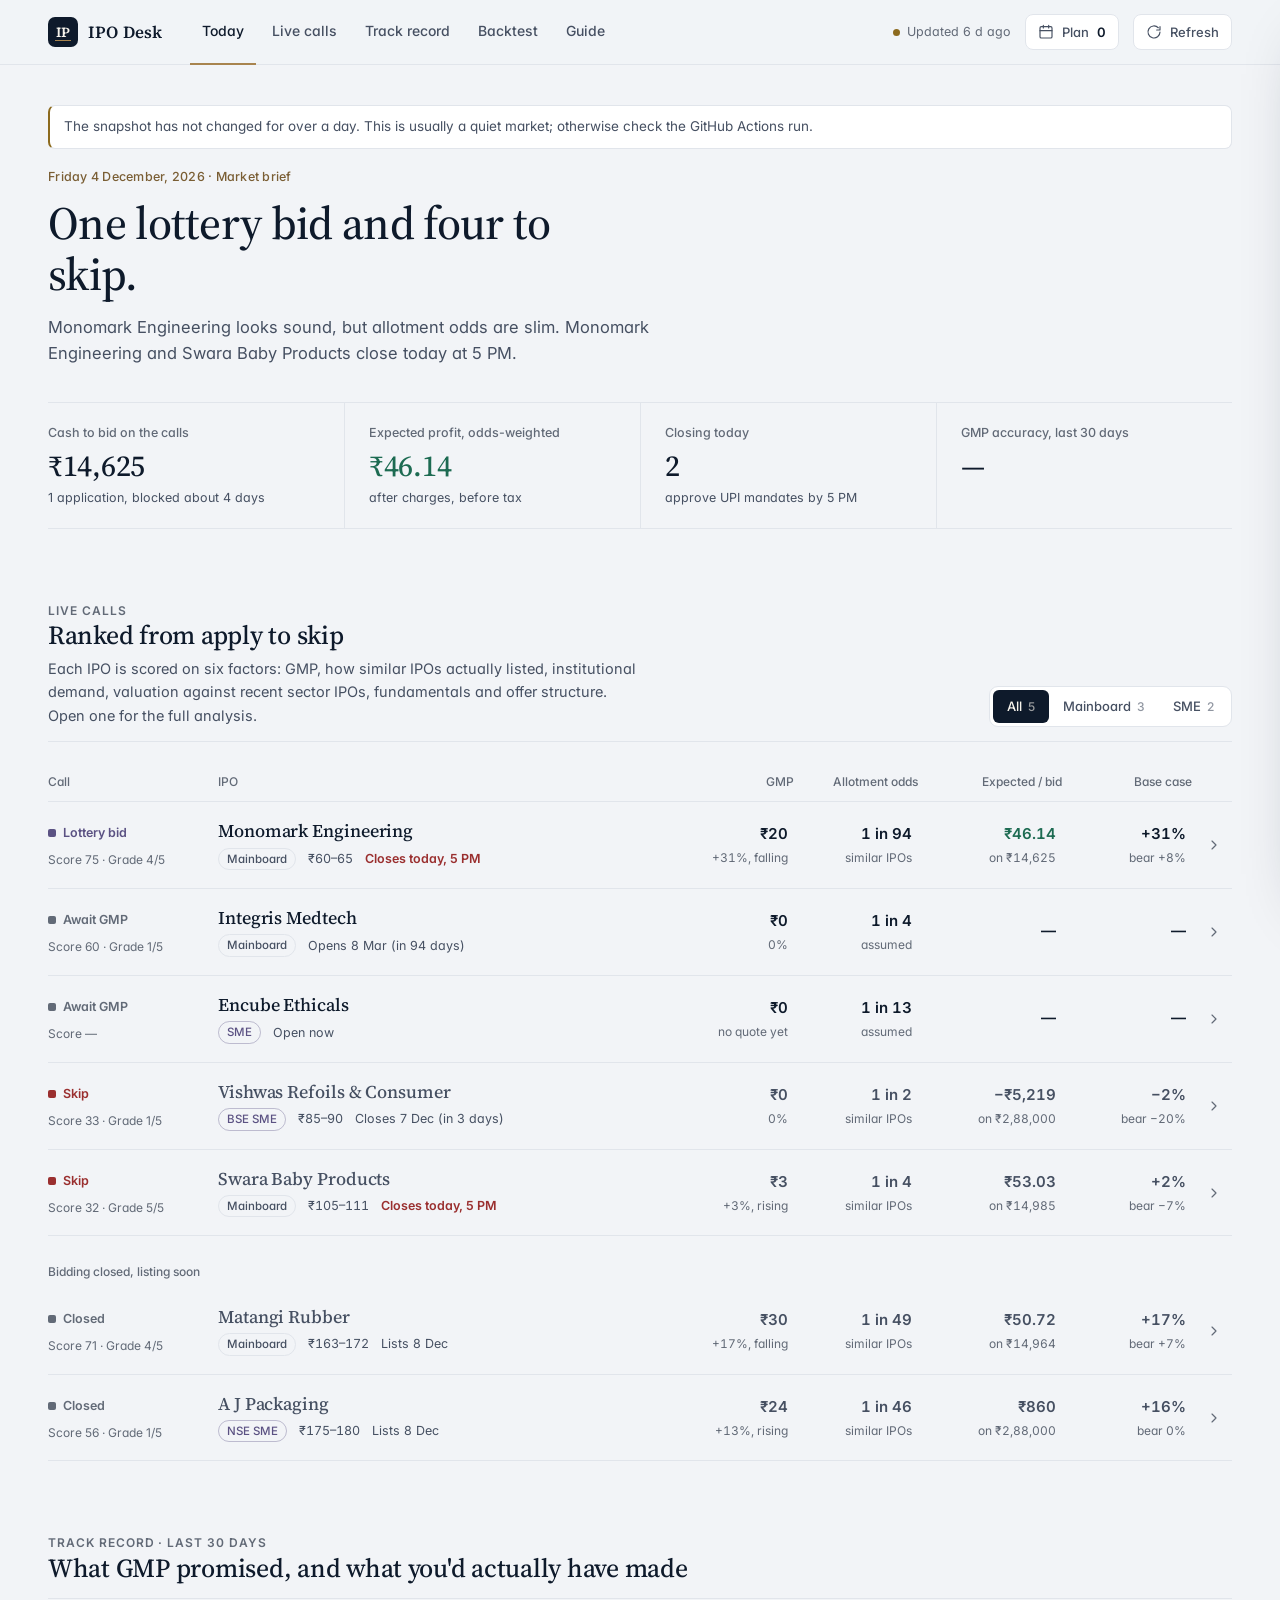
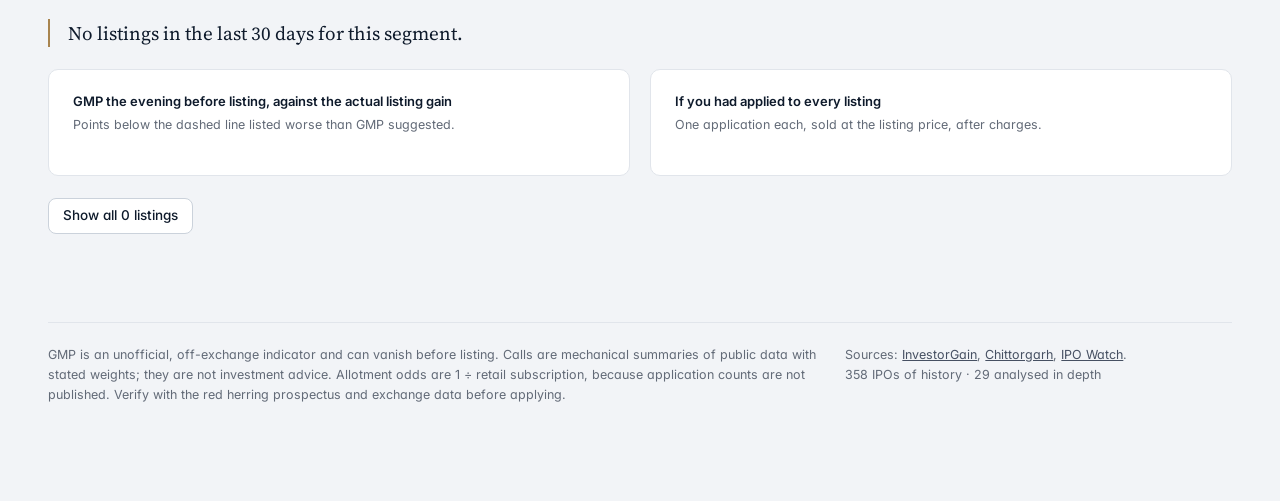
<file: index.html>
<!doctype html>
<html lang="en">
<head>
<meta charset="utf-8">
<meta name="viewport" content="width=device-width,initial-scale=1">
<title>IPO Desk · Today</title>
<meta name="description" content="Apply or skip calls for Indian mainboard and SME IPOs, with realistic allotment odds, valuation against precedents, and a 30-day track record of GMP against actual listings.">
<link rel="preconnect" href="https://fonts.googleapis.com">
<link rel="preconnect" href="https://fonts.gstatic.com" crossorigin>
<link href="https://fonts.googleapis.com/css2?family=Source+Serif+4:opsz,wght@8..60,400;8..60,500;8..60,600&family=Inter:wght@400;500;600&display=swap" rel="stylesheet">
<link rel="stylesheet" href="ui.css">
<style>
/* page-specific: ranked call list */
.row,.row-h{display:grid;grid-template-columns:150px minmax(0,1fr) 112px 104px 124px 110px 20px;gap:20px;align-items:center}
.row-h{padding:10px 0;font-size:12px;font-weight:500;color:var(--ink-3);border-bottom:1px solid var(--line)}
.row-h span:nth-child(n+3){text-align:right}
.row{padding:18px 6px 18px 0;border:0;border-bottom:1px solid var(--line);cursor:pointer;transition:background .15s var(--ease);width:100%;background:none;text-align:left}
.row:hover{background:var(--surface-2)}
.row .v{text-align:right}
.row .v b{display:block;font-weight:600;font-size:15px}
.row .v small{display:block;color:var(--ink-3);font-size:12px;margin-top:2px}
.row .name{font:500 18px/1.25 var(--serif);letter-spacing:-.005em}
.row .meta{display:flex;flex-wrap:wrap;gap:6px 12px;align-items:center;margin-top:5px;font-size:12.5px;color:var(--ink-2)}
.row .meta .hot{color:var(--bad);font-weight:600}
.row .score{font-size:12px;color:var(--ink-3);margin-top:6px}
.row .chev{color:var(--ink-3)}
.row.dim .name,.row.dim .v b{color:var(--ink-2)}
@media (max-width:900px){
  .row-h{display:none}
  .row{grid-template-columns:1fr 1fr;gap:10px 16px;padding:16px 0}
  .row>:nth-child(1),.row>:nth-child(2){grid-column:1/-1}
  .row .v{text-align:left}
  .row .chev{display:none}
}
.group-label{font-size:12px;font-weight:500;color:var(--ink-3);padding:26px 0 6px}
.dmeta{display:flex;flex-wrap:wrap;gap:6px 12px;margin-top:8px;font-size:12.5px;color:var(--ink-2)}

/* drawer content */
.d-figs{display:grid;grid-template-columns:1fr 1fr;border:1px solid var(--line);border-radius:var(--r);margin:18px 0}
.d-figs>div{padding:14px 16px}
.d-figs>div:nth-child(odd){border-right:1px solid var(--line)}
.d-figs>div:nth-child(n+3){border-top:1px solid var(--line)}
.d-figs .l{font-size:12px;color:var(--ink-3)}
.d-figs .v{font:500 22px/1.2 var(--serif);margin-top:2px}
.d-figs .h{font-size:12px;color:var(--ink-2)}
.d-sec{margin-top:26px}
.d-sec h4{font-size:12px;font-weight:600;color:var(--ink-3);margin:0 0 10px;letter-spacing:.06em;text-transform:uppercase}
.rec{font:400 17px/1.55 var(--serif);color:var(--ink);margin:4px 0 0}
.range{position:relative;height:40px;margin:4px 8px 0}
.range .track{position:absolute;left:0;right:0;top:19px;height:2px;background:var(--line)}
.range .span{position:absolute;top:18px;height:4px;border-radius:2px;background:var(--gold)}
.range .zero{position:absolute;top:10px;width:1px;height:22px;background:var(--ink-3)}
.range .pt{position:absolute;top:12px;width:16px;height:16px;margin-left:-8px;border-radius:50%;background:var(--surface);border:2px solid var(--ink)}
.range .pt.base{background:var(--ink)}
.range-l{display:grid;grid-template-columns:repeat(3,1fr);font-size:12.5px;margin-top:4px;color:var(--ink-3)}
.range-l div:nth-child(2){text-align:center}.range-l div:nth-child(3){text-align:right}
.range-l b{display:block;font-size:15px;color:var(--ink)}
.range-l b.pos{color:var(--good)}.range-l b.neg{color:var(--bad)}
.why{list-style:none;padding:0;margin:0;display:grid;gap:10px;font-size:14px}
.why li{display:grid;grid-template-columns:20px 1fr;gap:8px}
.why .p{color:var(--good)}.why .m{color:var(--bad)}
.fac{display:grid;grid-template-columns:120px 1fr 34px;gap:4px 12px;align-items:center;font-size:13px;padding:9px 0;border-bottom:1px solid var(--line)}
.fac:last-child{border-bottom:0}
.fac .note{grid-column:2/-1;color:var(--ink-3);font-size:12px}
.fac .w{color:var(--ink-3);font-size:12px;text-align:right}
.rgrade{display:grid;grid-template-columns:auto 1fr auto;gap:16px;align-items:center;padding:14px 16px;border:1px solid var(--line);border-radius:var(--r);margin-bottom:10px}
.rgrade .gnum{font:500 40px/1 var(--serif)}.rgrade .gnum span{font-size:18px;color:var(--ink-3)}
.rgrade .glabel{font:500 16px var(--serif)}
.rgrade .lt{text-align:right;max-width:200px}.rgrade .lt b{font:600 16px var(--sans);display:block}
.rgrade .lt.pos b{color:var(--good)}.rgrade .lt.neg b{color:var(--bad)}
@media (max-width:520px){.rgrade{grid-template-columns:auto 1fr}.rgrade .lt{grid-column:1/-1;text-align:left;max-width:none}}
.vbox{margin-top:12px;padding:12px 14px;background:var(--surface-2);border-radius:var(--r-sm)}
.vlabel{font-size:14px}.vlabel b{font-weight:600}
.mults{display:grid;grid-template-columns:repeat(auto-fit,minmax(90px,1fr));gap:10px;margin-top:10px}
.mults div{display:flex;flex-direction:column;font-size:12px}.mults b{font:500 18px var(--serif);color:var(--ink)}.mults small{color:var(--ink-3)}
.d-actions{display:flex;gap:10px;flex-wrap:wrap;margin-top:28px;padding-top:18px;border-top:1px solid var(--line)}

/* record section */
.compare{display:grid;gap:18px}
.compare .seg-row{display:grid;grid-template-columns:1.1fr 1fr 1fr;gap:16px;align-items:end;padding-bottom:16px;border-bottom:1px solid var(--line)}
.compare .l{font-size:12px;color:var(--ink-3)}
.compare .v{font:500 26px/1.15 var(--serif)}
.compare .sname{font:500 16px var(--serif)}
details.more>summary{list-style:none;cursor:pointer;display:inline-flex}
details.more>summary::-webkit-details-marker{display:none}
details.more[open]>summary .lbl-open{display:none}
details.more:not([open])>summary .lbl-close{display:none}
.spark{display:block}
.empty{padding:40px 0;text-align:center;color:var(--ink-3)}
.banner{border:1px solid var(--line);border-left:2px solid var(--warn);background:var(--surface);padding:10px 14px;border-radius:var(--r-sm);font-size:13.5px;color:var(--ink-2);margin-bottom:18px}
</style>
</head>
<body>
<header class="appbar"><div class="in">
  <a class="brand" href="./" aria-label="IPO Desk home"><span class="mark" aria-hidden="true">IP</span><b>IPO Desk</b></a>
  <nav class="nav" aria-label="Sections">
    <a href="#today" data-nav="today" class="on">Today</a>
    <a href="#calls" data-nav="calls">Live calls</a>
    <a href="#record" data-nav="record">Track record</a>
    <a href="backtest.html">Backtest</a><a href="guide.html">Guide</a>
  </nav>
  <div class="bar-end">
    <div class="status" title="Data freshness"><span class="dot" id="liveDot"></span><span class="t" id="liveTxt">Loading</span></div>
    <button class="plan-pill" id="planBtn" type="button" aria-label="Open my plan"><svg class="i" viewBox="0 0 24 24"><rect x="3" y="4" width="18" height="17" rx="2"/><path d="M8 2v4M16 2v4M3 10h18"/></svg>Plan <b id="planN">0</b></button>
    <button class="plan-pill" id="refreshBtn" type="button" title="Fetch the latest GMP and subscription now"><svg class="i" viewBox="0 0 24 24"><path d="M21 12a9 9 0 1 1-2.6-6.4"/><path d="M21 4v5h-5"/></svg>Refresh</button>
  </div>
</div></header>

<main class="page">
  <div id="banner"></div>

  <section id="today" aria-labelledby="headline">
    <div class="eyebrow" id="dateline">&nbsp;</div>
    <h1 class="display" id="headline">Reading today's book&hellip;</h1>
    <p class="lede" id="lede"></p>
    <div class="figures" id="figures"></div>
  </section>

  <section class="section" id="calls" aria-labelledby="callsH">
    <div class="section-head">
      <div><div class="kicker">Live calls</div><h2 class="sec" id="callsH">Ranked from apply to skip</h2>
        <p>Each IPO is scored on six factors: GMP, how similar IPOs actually listed, institutional demand, valuation against recent sector IPOs, fundamentals and offer structure. Open one for the full analysis.</p></div>
      <div class="seg" id="seg" role="group" aria-label="Segment"></div>
    </div>
    <div class="row-h" aria-hidden="true"><span>Call</span><span>IPO</span><span>GMP</span><span>Allotment odds</span><span>Expected / bid</span><span>Base case</span><span></span></div>
    <div id="list"></div>
  </section>

  <section class="section" id="record" aria-labelledby="recordH">
    <div class="section-head">
      <div><div class="kicker">Track record · last 30 days</div><h2 class="sec" id="recordH">What GMP promised, and what you'd actually have made</h2></div>
      <span class="muted" id="recordN" style="font-size:13px"></span>
    </div>
    <p class="answer" id="recordAnswer"></p>
    <div class="grid-2">
      <div class="surface pad"><h3 class="sub">GMP the evening before listing, against the actual listing gain</h3><p class="note" style="margin:4px 0 14px">Points below the dashed line listed worse than GMP suggested.</p><div id="scatter"></div></div>
      <div class="surface pad"><h3 class="sub">If you had applied to every listing</h3><p class="note" style="margin:4px 0 18px">One application each, sold at the listing price, after charges.</p><div class="compare" id="compare"></div></div>
    </div>
    <details class="more" style="margin-top:22px">
      <summary class="btn"><span class="lbl-open" id="allLbl">Show every listing</span><span class="lbl-close">Hide listings</span></summary>
      <div class="scroll-x" style="margin-top:14px"><table class="tbl" id="real"></table></div>
    </details>
  </section>

  <footer class="foot">
    <div>GMP is an unofficial, off-exchange indicator and can vanish before listing. Calls are mechanical summaries of public data with stated weights; they are not investment advice. Allotment odds are 1 &divide; retail subscription, because application counts are not published. Verify with the red herring prospectus and exchange data before applying.</div>
    <div>Sources: <a href="https://www.investorgain.com/report/ipo-gmp-live/331/" target="_blank" rel="noopener">InvestorGain</a>, <a href="https://www.chittorgarh.com/" target="_blank" rel="noopener">Chittorgarh</a>, <a href="https://ipowatch.in/ipo-grey-market-premium-latest-ipo-gmp/" target="_blank" rel="noopener">IPO Watch</a>.<br><span id="srcLine"></span></div>
  </footer>
</main>

<div id="layer">
  <div class="scrim" data-close></div>
  <aside class="drawer" role="dialog" aria-modal="true" aria-labelledby="dTitle" tabindex="-1">
    <div class="drawer-head"><div style="flex:1;min-width:0" id="dHead"></div>
      <button class="icon-btn" type="button" data-close aria-label="Close panel"><svg class="i" viewBox="0 0 24 24"><path d="M18 6 6 18M6 6l12 12"/></svg></button></div>
    <div class="drawer-body" id="dBody"></div>
  </aside>
</div>

<script src="backtest.js"></script>
<script src="decide.js"></script>
<script>
"use strict";
const B = window.Backtest, D = window.Decide;
const IST = "Asia/Kolkata", SNAP_EVERY = 5 * 60e3, LIVE_EVERY = 3 * 60e3, STALE_HOURS = 36;
const S = { snap: null, snapIpos: [], hist: {}, archive: [], recById: new Map(), rows: [], ins: {}, insByIg: new Map(), ipos: [], seg: "All",
  live: { ok: null, at: null, map: null }, plan: new Set(), open: null };
try { S.seg = localStorage.getItem("ipo-seg") || "All"; S.plan = new Set(JSON.parse(localStorage.getItem("ipo-plan") || "[]")); } catch (e) {}
const save = () => { try { localStorage.setItem("ipo-seg", S.seg); localStorage.setItem("ipo-plan", JSON.stringify([...S.plan])); } catch (e) {} };

/* ---------- formatting ---------- */
const $ = (id) => document.getElementById(id);
const esc = (s) => String(s ?? "").replace(/[&<>"']/g, (c) => ({ "&": "&amp;", "<": "&lt;", ">": "&gt;", '"': "&quot;", "'": "&#39;" }[c]));
const todayIST = () => new Intl.DateTimeFormat("en-CA", { timeZone: IST }).format(new Date());
const dnum = (iso) => Math.floor(Date.UTC(+iso.slice(0, 4), +iso.slice(5, 7) - 1, +iso.slice(8, 10)) / 864e5);
const dd = (iso) => iso ? new Date(iso + "T00:00:00Z").toLocaleDateString("en-IN", { day: "numeric", month: "short", timeZone: "UTC" }) : null;
const inr = (n) => n == null || isNaN(n) ? "—" : (n < 0 ? "−" : "") + "₹" + Math.abs(Number(n)).toLocaleString("en-IN", { maximumFractionDigits: Math.abs(n) < 100 && n % 1 ? 2 : 0 });
const lakh = (n) => n == null ? "—" : Math.abs(n) >= 1e5 ? (n < 0 ? "−" : "") + "₹" + (Math.abs(n) / 1e5).toFixed(2) + " L" : inr(n);
const pc = (n, d = 0) => n == null || isNaN(n) ? "—" : (n > 0 ? "+" : n < 0 ? "−" : "") + Math.abs(n).toFixed(d) + "%";
const pr = (x) => x == null ? "—" : Math.round(x * 100) + "%";
const sg = (n) => n > 0 ? "pos" : n < 0 ? "neg" : "";
const words = ["no", "one", "two", "three", "four", "five", "six", "seven", "eight", "nine"];
const w = (n) => n < 10 ? words[n] : String(n);
const cap = (s) => s.charAt(0).toUpperCase() + s.slice(1);
const ago = (ms) => { const m = Math.max(0, Math.round(ms / 60e3)); return m < 1 ? "just now" : m < 60 ? m + " min ago" : m < 2880 ? Math.round(m / 60) + " h ago" : Math.round(m / 1440) + " d ago"; };
const plain = (h) => new DOMParser().parseFromString(h || "", "text/html").body.textContent.replace(/\s+/g, " ").trim();
const num = (s) => { const m = String(s ?? "").match(/-?\d[\d,]*\.?\d*/); return m ? parseFloat(m[0].replace(/,/g, "")) : null; };
const safeUrl = (u) => { if (!u) return null; if (u.startsWith("/")) u = "https://ipowatch.in" + u; return /^https:\/\/(www\.)?(chittorgarh\.com|investorgain\.com|ipowatch\.in)\//.test(u) ? u : null; };
const rel = (iso, t) => { const d = dnum(iso) - dnum(t); return d === 0 ? "today" : d === 1 ? "tomorrow" : d > 1 ? "in " + d + " days" : -d + " days ago"; };
const ICON = {
  plus: '<svg class="i" viewBox="0 0 24 24"><path d="M12 5v14M5 12h14"/></svg>',
  minus: '<svg class="i" viewBox="0 0 24 24"><path d="M5 12h14"/></svg>',
  chev: '<svg class="i" viewBox="0 0 24 24"><path d="m9 6 6 6-6 6"/></svg>',
  ext: '<svg class="i" viewBox="0 0 24 24"><path d="M14 4h6v6M20 4 10 14M19 14v5a1 1 0 0 1-1 1H5a1 1 0 0 1-1-1V6a1 1 0 0 1 1-1h5"/></svg>',
  check: '<svg class="i" viewBox="0 0 24 24"><path d="m5 12 5 5L20 7"/></svg>',
};
const inSeg = (seg) => S.seg === "All" || seg === S.seg;
const ORDER = { APPLY: 0, LOTTERY: 1, CONSIDER: 2, WAIT: 3, SKIP: 4, CLOSED: 5 };
const LABEL = { APPLY: "Apply", LOTTERY: "Lottery bid", CONSIDER: "Consider", SKIP: "Skip", WAIT: "Await GMP", CLOSED: "Closed" };

function cfg() {
  let u = {}; try { u = JSON.parse(localStorage.getItem("ipo-bt-prefs2") || "{}"); } catch (e) {}
  return Object.assign({}, B.DEFAULTS, { ticket: { Mainboard: +u.ticketM || 15000, SME: +u.ticketS || 120000 }, accounts: Math.max(1, +u.accounts || 1),
    slippagePct: { Mainboard: +u.slipM || 0.5, SME: +u.slipS || 2 }, brokerage: +u.brokerage || 20, applyTax: false, mcRuns: 0 });
}
function statusOf(p, t) {
  if (p.listing_price != null) return "listed";
  if (p.listing && t >= p.listing) return "listed";
  if (p.open && t < p.open) return "upcoming";
  if (p.close && t <= p.close) return p.open ? "open" : "upcoming";
  if (p.close && t > p.close) return "closed";
  return p.status || "upcoming";
}
function trendOf(p) {
  const pts = S.hist[p.id];
  if (!pts || pts.length < 2 || p.gmp == null) return 0;
  const prev = pts.slice().reverse().find((x) => x[1] !== p.gmp);
  return prev ? p.gmp - prev[1] : 0;
}

/* ---------- data ---------- */
async function loadSnapshot() {
  const bust = "?t=" + Date.now();
  const [a, b] = await Promise.allSettled([
    fetch("ipo.json" + bust, { cache: "no-store" }).then((r) => { if (!r.ok) throw new Error(r.status); return r.json(); }),
    fetch("history.json" + bust, { cache: "no-store" }).then((r) => r.ok ? r.json() : {}),
  ]);
  if (a.status === "fulfilled") { S.snap = a.value; S.snapIpos = a.value.ipos || []; } else if (!S.snap) S.snap = { error: String(a.reason) };
  if (b.status === "fulfilled") S.hist = b.value;
}
async function loadStatic() {
  const bust = "?t=" + Math.floor(Date.now() / 6e5);
  const [a, i] = await Promise.allSettled([fetch("archive.json" + bust).then((r) => r.json()), fetch("insights.json" + bust).then((r) => r.json())]);
  if (a.status === "fulfilled") { S.archive = a.value.records || []; S.recById = new Map(S.archive.map((r) => [r.id, r])); S.rows = B.ledger(S.archive, cfg()); }
  if (i.status === "fulfilled") { S.ins = i.value.ipos || {}; S.insByIg = new Map(Object.values(S.ins).filter((v) => v.ig_id).map((v) => [v.ig_id, v])); S.cuts = D.gradeCuts(Object.values(S.ins)); }
}
async function loadLive() {
  const [y, m] = todayIST().split("-").map(Number);
  const fy = m >= 4 ? `${y}-${String(y + 1).slice(2)}` : `${y - 1}-${String(y).slice(2)}`;
  try {
    const ctl = new AbortController(); const to = setTimeout(() => ctl.abort(), 15000);
    const r = await fetch(`https://webnodejs.investorgain.com/cloud/v2/report/data-read/331/1/${m}/${y}/${fy}/0/all?search=&v=1`, { cache: "no-store", signal: ctl.signal });
    clearTimeout(to);
    const j = await r.json();
    if (j.msg !== 1) throw new Error("bad response");
    const map = new Map();
    for (const row of j.reportTableData) {
      const g = plain(row.GMP), rng = g.match(/(-?[\d.]+)\s*↓\s*\/\s*(-?[\d.]+)\s*↑/), mg = g.match(/₹\s*(-?[\d,.]+)/);
      const lst = plain(row.Name).match(/L@\s*([\d.]+)\s*\(\s*([-+]?[\d.]+)\s*%/);
      map.set(row["~id"], { ig_id: row["~id"], name: row["~ipo_name"], segment: row["~ipo_category1"] === "SME" ? "SME" : "Mainboard",
        gmp: mg ? num(mg[1]) : 0, gmp_pct: num(row["~gmp_percent_calc"]), gmp_low: rng ? +rng[1] : null, gmp_high: rng ? +rng[2] : null,
        subscription_x: num(row.Sub), price: num(row["Price (₹)"]), lot: num(row.Lot), issue_size_cr: num(row["IPO Size"]),
        open: row["~Srt_Open"], close: row["~Srt_Close"], listing: row["~Str_Listing"], listing_price: lst ? +lst[1] : null, listing_gain_pct: lst ? +lst[2] : null });
    }
    S.live.map = map; S.live.ok = true; S.live.at = Date.now();
  } catch (e) { S.live.ok = false; }
}
function compose() {
  const t = todayIST(), out = S.snapIpos.map((p) => ({ ...p }));
  if (S.live.ok && S.live.map) {
    const byId = new Map(out.filter((p) => p.ig_id).map((p) => [p.ig_id, p]));
    for (const [id, L] of S.live.map) {
      const p = byId.get(id);
      if (p) for (const k of ["gmp", "gmp_pct", "gmp_low", "gmp_high", "subscription_x", "listing_price", "listing_gain_pct"]) { if (L[k] != null) p[k] = L[k]; }
      else if (!(L.listing && dnum(t) - dnum(L.listing) > 14)) out.push({ ...L, id: "ig" + id });
    }
  }
  const c = cfg();
  S.ipos = out.map((p) => {
    p.st = statusOf(p, t); p.trend = trendOf(p);
    p.pctv = p.price && p.gmp != null ? p.gmp / p.price * 100 : p.gmp_pct;
    p.ins = (p.ig_id && S.insByIg.get(p.ig_id)) || (p.ch_id && S.ins[String(p.ch_id)]) || null;
    if (p.st !== "listed") { p.call = D.decide(p, p.ins, S.rows, c, t); p.research = D.research(p, p.ins, S.cuts); }
    return p;
  });
}

/* ---------- derived ---------- */
const live = () => S.ipos.filter((p) => inSeg(p.segment) && (p.st === "open" || p.st === "upcoming"));
function band(p) {
  const ins = p.ins || {}, lo = ins.price_low || p.price_low, hi = ins.price_high || p.price_high || p.price;
  return lo && hi && lo !== hi ? inr(lo) + "–" + inr(hi).slice(1) : hi ? inr(hi) : null;
}
function when(p, t) {
  if (p.st === "open") return !p.close ? "Open now" : p.close === t ? "Closes today, 5 PM" : "Closes " + dd(p.close) + " (" + rel(p.close, t) + ")";
  if (p.st === "upcoming") return p.open ? "Opens " + dd(p.open) + " (" + rel(p.open, t) + ")" : "Dates to be announced";
  if (p.st === "closed") return p.listing ? "Lists " + dd(p.listing) : "Awaiting listing";
  return "";
}
const oddsText = (o) => o.p >= 0.995 ? "Near certain" : "1 in " + o.oneIn;
function recommendation(p) {
  const c = p.call, lc = (r) => /^[A-Z]{2}/.test(r.t) ? r.t : r.t.charAt(0).toLowerCase() + r.t.slice(1);
  const pos = c.reasons.filter((r) => r.kind === "+").slice(0, 2).map(lc), neg = c.reasons.filter((r) => r.kind === "-").slice(0, 2).map(lc);
  let s = { APPLY: "Apply.", LOTTERY: "Worth a bid, but expect not to be allotted.", CONSIDER: "A judgement call.", SKIP: "Skip.", WAIT: "Wait for a grey-market quote.", CLOSED: "Bidding has closed." }[c.verdict];
  if (pos.length) s += ` In its favour: ${pos.join("; ")}.`;
  if (neg.length) s += ` Against it: ${neg.join("; ")}.`;
  if (c.verdict === "LOTTERY" && c.ev != null) s += ` At ${oddsText(c.odds).toLowerCase()} odds, the expected gain per application is only ${inr(c.ev)}.`;
  const r = p.research;
  if (r && r.grade) s += ` For holding beyond listing, the research view is ${r.longTerm.call.toLowerCase()}: ${r.longTerm.why.charAt(0).toLowerCase() + r.longTerm.why.slice(1)}.`;
  return s;
}

/* ---------- today ---------- */
function renderToday(t) {
  const L = live(), g = (v) => L.filter((p) => p.call.verdict === v);
  const ap = g("APPLY"), lo = g("LOTTERY"), co = g("CONSIDER"), sk = g("SKIP").concat(g("WAIT"));
  $("dateline").textContent = new Date().toLocaleDateString("en-IN", { weekday: "long", day: "numeric", month: "long", year: "numeric", timeZone: IST }) + " · Market brief";
  const parts = [];
  if (ap.length) parts.push(`${w(ap.length)} worth applying for`);
  if (lo.length) parts.push(`${w(lo.length)} lottery bid${lo.length > 1 ? "s" : ""}`);
  if (co.length) parts.push(`${w(co.length)} to weigh`);
  if (sk.length) parts.push(`${w(sk.length)} to skip`);
  $("headline").textContent = !L.length ? "No live IPOs in this segment today." : cap(parts.length > 1 ? parts.slice(0, -1).join(", ") + " and " + parts[parts.length - 1] : parts[0]) + ".";
  const closing = L.filter((p) => p.st === "open" && p.close === t), lede = [], names = (l) => l.map((p) => esc(p.name)).join(" and ");
  if (ap.length) lede.push(`The clearest opportunities are ${names(ap)}.`);
  if (lo.length) lede.push(`${names(lo)} look${lo.length === 1 ? "s" : ""} sound, but allotment odds are slim.`);
  if (closing.length) lede.push(`${names(closing)} close${closing.length === 1 ? "s" : ""} today at 5 PM.`);
  $("lede").innerHTML = lede.join(" ");
  const go = ap.concat(lo), acc = cfg().accounts;
  const cash = go.reduce((s, p) => s + (p.call.invested || 0), 0) * acc, ev = go.reduce((s, p) => s + (p.call.ev || 0), 0) * acc;
  const fig = (l, v, h, c) => `<div><div class="l">${l}</div><div class="v num ${c || ""}">${v}</div><div class="h">${h}</div></div>`;
  $("figures").innerHTML = fig("Cash to bid on the calls", lakh(cash), `${go.length} application${go.length === 1 ? "" : "s"}, blocked about 4 days`)
    + fig("Expected profit, odds-weighted", inr(ev), "after charges, before tax", sg(ev))
    + fig("Closing today", String(closing.length), closing.length ? "approve UPI mandates by 5 PM" : "nothing urgent")
    + `<div><div class="l">GMP accuracy, last 30 days</div><div class="v num" id="accV">—</div><div class="h" id="accH"></div></div>`;
}

/* ---------- calls ---------- */
function row(p, t) {
  const c = p.call, s = c.scenarios, sme = p.segment === "SME", hot = p.st === "open" && p.close === t;
  return `<button class="row ${c.verdict === "SKIP" || c.verdict === "CLOSED" ? "dim" : ""}" type="button" data-open="${esc(p.id)}" aria-label="${esc(p.name)}: ${LABEL[c.verdict]}. Open analysis">
    <div><span class="tag t-${c.verdict}">${LABEL[c.verdict]}</span><div class="score">Score ${c.score ?? "—"}${p.research && p.research.grade ? ` · <span title="Fundamental grade within its segment">Grade ${p.research.grade}/5</span>` : ""}</div></div>
    <div><div class="name">${esc(p.name)}</div><div class="meta"><span class="chip ${sme ? "sme" : ""}">${sme ? esc(p.exchange || "SME") : "Mainboard"}</span>${band(p) ? `<span class="num">${band(p)}</span>` : ""}<span class="${hot ? "hot" : ""}">${esc(when(p, t))}</span>${S.plan.has(p.id) ? `<span class="pos">${ICON.check} In plan</span>` : ""}</div></div>
    <div class="v num"><b>${p.gmp == null ? "—" : inr(p.gmp)}</b><small>${p.pctv == null ? "no quote yet" : pc(p.pctv) + (p.trend > 0 ? ", rising" : p.trend < 0 ? ", falling" : "")}</small></div>
    <div class="v num"><b>${oddsText(c.odds)}</b><small>${esc(c.odds.basis)}</small></div>
    <div class="v num"><b class="${sg(c.ev)}">${c.ev == null ? "—" : inr(c.ev)}</b><small>${c.invested ? "on " + inr(c.invested) : ""}</small></div>
    <div class="v num"><b>${s ? pc(s.base.pct) : "—"}</b><small>${s ? "bear " + pc(s.bear.pct) : ""}</small></div>
    <span class="chev" aria-hidden="true">${ICON.chev}</span></button>`;
}
function renderCalls(t) {
  const n = (s) => S.ipos.filter((p) => (s === "All" || p.segment === s) && (p.st === "open" || p.st === "upcoming")).length;
  $("seg").innerHTML = ["All", "Mainboard", "SME"].map((s) => `<button type="button" data-seg="${s}" aria-pressed="${S.seg === s}">${s}<span class="c">${n(s)}</span></button>`).join("");
  const L = live().sort((a, b) => ORDER[a.call.verdict] - ORDER[b.call.verdict] || (b.call.score || 0) - (a.call.score || 0));
  const closed = S.ipos.filter((p) => inSeg(p.segment) && p.st === "closed");
  $("list").innerHTML = (L.length ? L.map((p) => row(p, t)).join("") : '<div class="empty">No IPOs are open or announced in this segment.</div>')
    + (closed.length ? `<div class="group-label">Bidding closed, listing soon</div>` + closed.map((p) => row(p, t)).join("") : "");
}

/* ---------- drawer ---------- */
function drawerIPO(p) {
  const t = todayIST(), c = p.call, ins = p.ins || {}, s = c.scenarios, sub = ins.sub || {}, sme = p.segment === "SME";
  $("dHead").innerHTML = `<span class="tag t-${c.verdict}">${LABEL[c.verdict]}</span><span class="muted" style="font-size:12.5px;margin-left:10px">Score ${c.score ?? "—"} / 100 · confidence ${pr(c.confidence)}</span>
    <h3 class="dt" id="dTitle">${esc(p.name)}</h3>
    <div class="dmeta"><span class="chip ${sme ? "sme" : ""}">${sme ? esc(p.exchange || "SME") : "Mainboard"}</span>${band(p) ? `<span class="num">Band ${band(p)}</span>` : ""}<span>${esc(when(p, t))}</span>${ins.loss_making ? "<span>Loss-making</span>" : ins.pe_post ? `<span>P/E ${ins.pe_post.toFixed(0)}x</span>` : ""}</div>`;
  let range = "";
  if (s) {
    const lo = Math.min(0, s.bear.pct) - 5, hi = Math.max(0, s.bull.pct) + 5, X = (v) => ((v - lo) / (hi - lo) * 100).toFixed(1) + "%";
    range = `<div class="d-sec"><h4>Outcome range if allotted</h4><div class="range" aria-hidden="true"><div class="track"></div><div class="zero" style="left:${X(0)}"></div>
      <div class="span" style="left:${X(s.bear.pct)};width:calc(${X(s.bull.pct)} - ${X(s.bear.pct)})"></div>
      <div class="pt" style="left:${X(s.bear.pct)}"></div><div class="pt base" style="left:${X(s.base.pct)}"></div><div class="pt" style="left:${X(s.bull.pct)}"></div></div>
      <div class="range-l num"><div>Bear<b class="${sg(s.bear.pct)}">${pc(s.bear.pct)}</b>${inr(s.bear.net)}</div><div>Base<b>${pc(s.base.pct)}</b>${inr(s.base.net)}</div><div>Bull<b class="pos">${pc(s.bull.pct)}</b>${inr(s.bull.net)}</div></div>
      <p class="note">Base blends today's GMP with how similar IPOs actually listed; bear and bull are their worst and best 10%.</p></div>`;
  }
  const names = { signal: "GMP signal", history: "History", demand: "Demand", valuation: "Valuation", fundamentals: "Fundamentals", structure: "Structure" };
  const facs = Object.keys(D.W).map((k) => { const f = c.factors[k];
    if (!f) return `<div class="fac"><span class="muted">${names[k]}</span><div class="meter"></div><span class="w">${D.W[k]}</span><span class="note">No data</span></div>`;
    const col = f.s >= 0.65 ? "var(--good)" : f.s >= 0.4 ? "var(--gold)" : "var(--bad)";
    return `<div class="fac"><span>${names[k]}</span><div class="meter"><i style="width:${Math.round(f.s * 100)}%;background:${col}"></i></div><span class="w">${D.W[k]}</span><span class="note">${esc(f.note)}</span></div>`; }).join("");
  const fin = ins.financials;
  const finT = fin && fin.periods ? `<div class="d-sec"><h4>Financials, ₹ crore</h4><div class="scroll-x"><table class="tbl"><thead><tr><th></th>${fin.periods.slice(0, 4).map((x) => `<th>${esc(x.replace(/^\d+ /, ""))}</th>`).join("")}</tr></thead><tbody>`
    + [["Total Income", "Revenue"], ["Profit After Tax", "Profit"], ["NET Worth", "Net worth"], ["Total Borrowing", "Debt"]].filter(([k]) => fin[k]).map(([k, l]) => `<tr><td>${l}</td>${fin.periods.slice(0, 4).map((_, i) => `<td class="num">${fin[k][i] == null ? "—" : fin[k][i].toLocaleString("en-IN")}</td>`).join("")}</tr>`).join("") + "</tbody></table></div></div>" : "";
  const prec = ins.precedents && ins.precedents.length ? `<div class="d-sec"><h4>Recent IPOs in the same sector</h4><div class="scroll-x"><table class="tbl"><thead><tr><th>Company</th><th>P/E</th><th>Listing</th><th>Since issue</th></tr></thead><tbody>`
    + ins.precedents.slice(0, 5).map((x) => `<tr><td>${esc(x.name.replace(/ Ltd\.?$/, ""))}${x.segment === "SME" ? ' <span class="chip sme">SME</span>' : ""}</td><td class="num">${x.pe == null ? "—" : x.pe.toFixed(1)}</td><td class="num ${sg(x.listing_gain_pct)}">${pc(x.listing_gain_pct, 1)}</td><td class="num">${x.ltp && x.price ? pc((x.ltp / x.price - 1) * 100) : "—"}</td></tr>`).join("") + "</tbody></table></div></div>" : "";
  const demand = sub.qib != null ? `Institutions ${sub.qib}x, HNI ${sub.nii}x, retail ${sub.retail}x` : p.subscription_x != null ? `Total ${p.subscription_x}x` : "Bidding not open yet";
  const link = safeUrl(p.ch_url) || safeUrl(ins.ch_url) || safeUrl(p.ig_url);
  $("dBody").innerHTML = `<p class="rec">${esc(recommendation(p))}</p>
    <div class="d-figs num"><div><div class="l">Grey-market premium</div><div class="v">${p.gmp == null ? "—" : inr(p.gmp)}</div><div class="h">${pc(p.pctv, 1)} on the upper band</div></div>
      <div><div class="l">Allotment odds</div><div class="v">${oddsText(c.odds)}</div><div class="h">${esc(c.odds.basis)}</div></div>
      <div><div class="l">Expected per application</div><div class="v ${sg(c.ev)}">${c.ev == null ? "—" : inr(c.ev)}</div><div class="h">odds × base case, after charges</div></div>
      <div><div class="l">Minimum application</div><div class="v">${c.invested ? inr(c.invested) : "—"}</div><div class="h">${p.lot ? (sme ? "2 lots of " : "1 lot of ") + p.lot + " shares" : ""}</div></div></div>
    ${range}
    ${researchHtml(p)}
    <div class="d-sec"><h4>What drives the listing call</h4><ul class="why">${c.reasons.slice(0, 6).map((r) => `<li><span class="${r.kind === "+" ? "p" : "m"}">${r.kind === "+" ? ICON.plus : ICON.minus}</span><span>${esc(r.t)}</span></li>`).join("") || '<li class="muted">Not enough data yet.</li>'}</ul></div>
    <div class="d-sec"><h4>Score breakdown · weight</h4>${facs}</div>
    <div class="d-sec"><h4>Demand and structure</h4><p style="margin:0;font-size:14px">${esc(demand)}${ins.issue_size_cr ? ` · issue ₹${Math.round(ins.issue_size_cr).toLocaleString("en-IN")} Cr, ${Math.round((ins.fresh_cr || 0) / ins.issue_size_cr * 100)}% fresh` : ""}${ins.promoter_post ? ` · promoters ${ins.promoter_pre}% → ${ins.promoter_post}%` : ""}${ins.mcap_cr ? ` · market cap ₹${Math.round(ins.mcap_cr).toLocaleString("en-IN")} Cr` : ""}</p></div>
    ${finT}${prec}
    <div class="d-actions"><button class="btn ${S.plan.has(p.id) ? "" : "primary"}" type="button" data-plan="${esc(p.id)}">${S.plan.has(p.id) ? ICON.check + " In your plan" : ICON.plus + " Add to plan"}</button>${link ? `<a class="btn" href="${link}" target="_blank" rel="noopener">Prospectus details ${ICON.ext}</a>` : ""}</div>`;
}
function researchHtml(p) {
  const r = p.research, ins = p.ins || {};
  if (!r) return "";
  const v = r.valuation || {}, sp = r.sponsorship || {}, PN = { growth: "Growth", profitability: "Profitability", balance: "Balance sheet", governance: "Governance & issue" };
  const tone = r.longTerm.call === "Positive" ? "pos" : r.longTerm.call === "Cautious" ? "neg" : "";
  const bars = Object.keys(D.PILLARS).map((k) => { const f = r.pillars[k];
    if (!f) return `<div class="fac"><span class="muted">${PN[k]}</span><div class="meter"></div><span class="w">${D.PILLARS[k]}</span><span class="note">Not disclosed</span></div>`;
    const col = f.s >= 0.65 ? "var(--good)" : f.s >= 0.4 ? "var(--gold)" : "var(--bad)";
    return `<div class="fac"><span>${PN[k]}</span><div class="meter"><i style="width:${Math.round(f.s * 100)}%;background:${col}"></i></div><span class="w">${D.PILLARS[k]}</span><span class="note">${esc(f.note)}</span></div>`; }).join("");
  const mult = [v.pe ? ["P/E", v.pe.toFixed(1) + "x", v.peerMed ? `sector IPOs ${v.peerMed.toFixed(0)}x` : ""] : null, v.evEbitda ? ["EV/EBITDA", v.evEbitda.toFixed(1) + "x", ""] : null,
    v.peg ? ["PEG", v.peg.toFixed(2), "P/E ÷ profit growth"] : null, v.pb ? ["P/B", v.pb.toFixed(1) + "x", ""] : null].filter(Boolean);
  const cons = sp.consensus, consTxt = cons ? `${cons.subscribe} subscribe · ${cons.may_apply} may apply · ${cons.neutral} neutral · ${cons.avoid} avoid` : "No broker notes yet";
  const anchors = sp.anchors ? `${sp.anchors} anchors · ${Math.round(sp.longOnly)}% mutual funds and insurers${sp.foreign ? ` · ${Math.round(sp.foreign)}% marquee foreign funds` : ""}` : "Anchor book not yet allotted";
  return `<div class="d-sec research"><h4>Research view · long term</h4>
    <div class="rgrade"><div class="gnum">${r.grade ?? "—"}<span>/5</span></div><div><div class="glabel">${r.grade ? D.GRADE[r.grade] + " fundamentals" : "Not graded"}</div><div class="muted" style="font-size:12.5px">${r.relative ? "Graded against recent " + (p.segment === "SME" ? "SME" : "mainboard") + " IPOs" : "Absolute scale"}</div></div>
      <div class="lt ${tone}"><div class="muted" style="font-size:12px">Long-term view</div><b>${esc(r.longTerm.call)}</b><div style="font-size:12px" class="soft">${esc(r.longTerm.why)}</div></div></div>
    ${bars}
    <div class="vbox"><div class="vlabel">Valuation: <b>${esc(v.label || "Not enough data")}</b></div>${mult.length ? `<div class="mults num">${mult.map(([a, b, c]) => `<div><span class="muted">${a}</span><b>${b}</b><small>${c}</small></div>`).join("")}</div>` : ""}</div>
    ${r.notes.length ? `<ul class="why" style="margin-top:14px">${r.notes.slice(0, 5).map((n) => `<li><span class="${n.kind === "+" ? "p" : "m"}">${n.kind === "+" ? ICON.plus : ICON.minus}</span><span>${esc(n.t)}</span></li>`).join("")}</ul>` : ""}
    <p style="margin:14px 0 0;font-size:13.5px"><span class="muted">Anchor book:</span> ${esc(anchors)}<br><span class="muted">Broker notes:</span> ${esc(consTxt)}${ins.objects ? `<br><span class="muted">Use of proceeds:</span> ${esc(ins.objects.length > 220 ? ins.objects.slice(0, 220) + "…" : ins.objects)}` : ""}</p>
  </div>`;
}
function drawerPlan() {
  const t = todayIST(), acc = cfg().accounts;
  const items = S.ipos.filter((p) => S.plan.has(p.id) && p.st !== "listed" && p.call);
  $("dHead").innerHTML = `<div class="kicker">Your plan</div><h3 class="dt" id="dTitle">Cash needed, and when it comes back</h3>`;
  if (!items.length) { $("dBody").innerHTML = `<p class="soft">Open any IPO and choose <b>Add to plan</b>. The plan shows how much cash each bid blocks, when it is refunded if you are not allotted, and when it returns after a sale.</p>`; return; }
  const rows = items.map((p) => { const amt = (p.call.invested || cfg().ticket[p.segment]) * acc, bid = p.close && p.close >= t ? p.close : t;
    return { p, amt, bid, refund: B.addWd(bid, 2), release: B.addWd(p.listing || B.addWd(bid, 3), 1), ev: (p.call.ev || 0) * acc }; }).sort((a, b) => (a.bid < b.bid ? -1 : 1));
  let peak = 0, peakDay = null;
  for (let d = Math.min(...rows.map((r) => dnum(r.bid))); d <= Math.max(...rows.map((r) => dnum(r.release))); d++) {
    const v = rows.reduce((s, r) => s + (d >= dnum(r.bid) && d < dnum(r.refund) ? r.amt : 0), 0);
    if (v > peak) { peak = v; peakDay = new Date(d * 864e5).toISOString().slice(0, 10); }
  }
  const ev = rows.reduce((s, r) => s + r.ev, 0);
  $("dBody").innerHTML = `<div class="d-figs num"><div><div class="l">Peak cash blocked</div><div class="v">${lakh(peak)}</div><div class="h">on ${dd(peakDay)}</div></div>
      <div><div class="l">Expected profit</div><div class="v ${sg(ev)}">${inr(ev)}</div><div class="h">odds-weighted, ${rows.length * acc} application${rows.length * acc === 1 ? "" : "s"}</div></div></div>
    <div class="scroll-x"><table class="tbl"><thead><tr><th>IPO</th><th>Amount</th><th>Bid by</th><th>Refund</th><th>Back after sale</th><th></th></tr></thead><tbody>`
    + rows.map((r) => `<tr><td><span class="tag t-${r.p.call.verdict}" style="font-weight:500">${esc(r.p.name)}</span></td><td class="num">${inr(r.amt)}</td><td class="num">${dd(r.bid)}</td><td class="num">${dd(r.refund)}</td><td class="num">${dd(r.release)}</td><td><button class="icon-btn" style="width:30px;height:30px" type="button" data-plan="${esc(r.p.id)}" aria-label="Remove ${esc(r.p.name)} from plan">${ICON.minus}</button></td></tr>`).join("")
    + `</tbody></table></div><p class="note">Refund applies if you are not allotted (about two working days after bidding closes). If allotted, cash returns the day after you sell on listing.</p>`;
}
let lastFocus = null;
function openDrawer(kind, id) {
  if (kind === "ipo") { const p = S.ipos.find((x) => x.id === id && x.call); if (!p) return; lastFocus = document.activeElement; S.open = { kind, id }; drawerIPO(p); history.replaceState(null, "", "#ipo=" + encodeURIComponent(id)); }
  else { lastFocus = document.activeElement; S.open = { kind }; drawerPlan(); history.replaceState(null, "", "#plan"); }
  $("layer").classList.add("open"); document.body.style.overflow = "hidden";
  $("dBody").scrollTop = 0; document.querySelector(".drawer").focus();
}
function closeDrawer() {
  if (!S.open) return;
  S.open = null; $("layer").classList.remove("open"); document.body.style.overflow = "";
  history.replaceState(null, "", location.pathname + location.search);
  if (lastFocus) lastFocus.focus();
}

/* ---------- track record ---------- */
function realRows(t) {
  const cut = dnum(t) - 30;
  return S.rows.filter((r) => inSeg(r.segment) && r.gainPct != null && dnum(r.listing) >= cut && dnum(r.listing) <= dnum(t)).map((r) => {
    const ins = S.insByIg.get(r.id), retail = ins && ins.sub && ins.sub.retail, odds = retail ? Math.min(1, 1 / retail) : r.p;
    return Object.assign({}, r, { gEve: r.gmpList != null ? r.gmpList / r.price * 100 : null, gClose: r.sigKind === "close" ? r.gmpPct : null, retail, odds, realistic: odds * r.netAllot, rec: S.recById.get(r.id) });
  }).sort((a, b) => (a.listing < b.listing ? 1 : -1));
}
function spark(rec, price, actual) {
  const pts = ((rec && rec.series) || []).filter((x) => x[1] != null).map((x) => [dnum(x[0]), x[1] / price * 100]);
  const W = 120, H = 30;
  if (!pts.length) return `<svg class="spark" width="${W}" height="${H}" aria-hidden="true"></svg>`;
  const xs = pts.map((p) => p[0]), ys = pts.map((p) => p[1]).concat([actual]);
  const x0 = Math.min(...xs), x1 = Math.max(...xs) + 1, y0 = Math.min(0, ...ys), y1 = Math.max(1, ...ys);
  const X = (x) => 3 + (x - x0) / Math.max(1, x1 - x0) * (W - 14), Y = (y) => 4 + (1 - (y - y0) / (y1 - y0)) * (H - 8);
  return `<svg class="spark" width="${W}" height="${H}" role="img" aria-label="GMP path, then actual listing ${pc(actual, 1)}"><line x1="0" x2="${W}" y1="${Y(0).toFixed(1)}" y2="${Y(0).toFixed(1)}" stroke="var(--line)"/>`
    + `<path d="${pts.map((p, i) => `${i ? "L" : "M"}${X(p[0]).toFixed(1)} ${Y(p[1]).toFixed(1)}`).join("")}" fill="none" stroke="var(--ink-3)" stroke-width="1.5"/>`
    + `<circle cx="${W - 5}" cy="${Y(actual).toFixed(1)}" r="3.5" fill="${actual >= 0 ? "var(--good)" : "var(--bad)"}"/></svg>`;
}
function scatter(rows) {
  const pts = rows.filter((r) => r.gEve != null);
  if (pts.length < 3) return '<div class="empty">Not enough listings yet.</div>';
  const W = 520, H = 290, L = 42, R = 8, T = 8, Bm = 34;
  const lo = Math.min(-20, ...pts.map((r) => Math.min(r.gEve, r.gainPct))), hi = Math.max(40, ...pts.map((r) => Math.max(r.gEve, r.gainPct)));
  const X = (v) => L + (v - lo) / (hi - lo) * (W - L - R), Y = (v) => T + (1 - (v - lo) / (hi - lo)) * (H - T - Bm);
  const ticks = [...new Set([Math.ceil(lo / 20) * 20, 0, Math.round(hi / 2 / 10) * 10, Math.floor(hi / 10) * 10])];
  return `<svg viewBox="0 0 ${W} ${H}" width="100%" role="img" aria-label="GMP versus actual listing gain for ${pts.length} IPOs">`
    + ticks.map((v) => `<line x1="${L}" x2="${W - R}" y1="${Y(v)}" y2="${Y(v)}" stroke="var(--line)"/><text x="${L - 6}" y="${Y(v) + 4}" font-size="10.5" text-anchor="end" fill="var(--ink-3)">${v}%</text><text x="${X(v)}" y="${H - 18}" font-size="10.5" text-anchor="middle" fill="var(--ink-3)">${v}%</text>`).join("")
    + `<line x1="${X(lo)}" y1="${Y(lo)}" x2="${X(hi)}" y2="${Y(hi)}" stroke="var(--gold)" stroke-dasharray="4 4"/>`
    + pts.map((r) => `<circle cx="${X(r.gEve).toFixed(1)}" cy="${Y(r.gainPct).toFixed(1)}" r="4.5" fill="${r.segment === "SME" ? "var(--plum)" : "var(--ink)"}" fill-opacity=".7"><title>${esc(r.name)}: GMP ${pc(r.gEve)}, listed ${pc(r.gainPct, 1)}</title></circle>`).join("")
    + `<text x="${(L + W) / 2}" y="${H - 2}" font-size="11" text-anchor="middle" fill="var(--ink-2)">GMP before listing</text></svg>`
    + `<div class="note" style="display:flex;gap:16px"><span><svg width="10" height="10" aria-hidden="true"><circle cx="5" cy="5" r="4.5" fill="var(--ink)" fill-opacity=".7"/></svg> Mainboard</span><span><svg width="10" height="10" aria-hidden="true"><circle cx="5" cy="5" r="4.5" fill="var(--plum)" fill-opacity=".7"/></svg> SME</span></div>`;
}
function renderRecord(t) {
  const rows = realRows(t), avg = (a, f) => a.length ? a.reduce((s, x) => s + f(x), 0) / a.length : null;
  $("recordN").textContent = rows.length ? `${rows.length} listings` : "";
  $("allLbl").textContent = `Show all ${rows.length} listings`;
  if (!rows.length) { $("recordAnswer").textContent = "No listings in the last 30 days for this segment."; $("scatter").innerHTML = ""; $("compare").innerHTML = ""; $("real").innerHTML = ""; return; }
  const withG = rows.filter((r) => r.gEve != null), miss = avg(withG, (r) => Math.abs(r.gEve - r.gainPct));
  const dir = withG.length ? withG.filter((r) => (r.gEve > 2) === (r.gainPct > 0)).length / withG.length : null;
  const fantasy = rows.reduce((s, r) => s + r.netAllot, 0), real = rows.reduce((s, r) => s + r.realistic, 0);
  if ($("accV")) { $("accV").textContent = miss == null ? "—" : "±" + miss.toFixed(0) + " pts"; $("accH").textContent = dir == null ? "" : `direction right ${pr(dir)} of the time`; }
  $("recordAnswer").innerHTML = `GMP called the direction right <b>${pr(dir)}</b> of the time, but typically missed the size by <b>${miss == null ? "—" : miss.toFixed(0)} points</b>. Applying to every listing would have made <b>${lakh(fantasy)}</b> if you were allotted each time; with real allotment odds it made <b class="${sg(real)}">${inr(real)}</b>.`;
  $("scatter").innerHTML = scatter(rows);
  const seg = (s) => { const l = rows.filter((r) => r.segment === s); if (!l.length) return "";
    const f = l.reduce((a, r) => a + r.netAllot, 0), rl = l.reduce((a, r) => a + r.realistic, 0), exp = l.reduce((a, r) => a + r.odds, 0);
    return `<div class="seg-row"><div><div class="sname">${s}</div><div class="l">${l.length} IPOs, ${exp.toFixed(1)} allotments expected</div></div>
      <div><div class="l">If allotted every time</div><div class="v num">${lakh(f)}</div></div><div><div class="l">With real odds</div><div class="v num ${sg(rl)}">${inr(rl)}</div></div></div>`; };
  $("compare").innerHTML = seg("Mainboard") + seg("SME") + `<p class="note" style="margin:0">The gap is adverse selection: hot IPOs are oversubscribed, so you are rarely allotted in them, while you usually are in weak ones.</p>`;
  $("real").innerHTML = `<thead><tr><th>IPO</th><th>Listed</th><th style="text-align:left">GMP path, then listing</th><th>GMP at close</th><th>GMP before listing</th><th>Actual</th><th>Retail sub.</th><th>Odds</th><th>If allotted</th><th>Realistic</th></tr></thead><tbody>`
    + rows.map((r) => `<tr><td>${esc(r.name)} ${r.segment === "SME" ? '<span class="chip sme">SME</span>' : ""}</td><td class="num">${dd(r.listing)}</td><td style="text-align:left">${spark(r.rec, r.price, r.gainPct)}</td>`
      + `<td class="num">${r.gClose == null ? "—" : pc(r.gClose)}</td><td class="num">${r.gEve == null ? "—" : pc(r.gEve)}</td><td class="num ${sg(r.gainPct)}"><b>${pc(r.gainPct, 1)}</b></td>`
      + `<td class="num">${r.retail ? r.retail + "x" : r.subClose ? r.subClose + "x" : "—"}</td><td class="num">${r.odds >= 0.995 ? "≈100%" : "1 in " + Math.round(1 / r.odds)}</td>`
      + `<td class="num ${sg(r.netAllot)}">${inr(r.netAllot)}</td><td class="num ${sg(r.realistic)}"><b>${inr(r.realistic)}</b></td></tr>`).join("") + "</tbody>";
}

/* ---------- status ---------- */
function renderStatus() {
  const snap = S.snap || {}, gen = snap.generated_at ? Date.parse(snap.generated_at) : null;
  let txt, dot = "";
  if (S.live.ok) { txt = "Live · " + ago(Date.now() - S.live.at); dot = "live"; }
  else if (gen) { txt = "Updated " + ago(Date.now() - gen); dot = S.live.ok === false ? "warn" : ""; }
  else txt = snap.error ? "Data unavailable" : "Loading";
  $("liveDot").className = "dot " + dot; $("liveTxt").textContent = txt;
  const src = snap.sources || {}, names = { investorgain: "InvestorGain", chittorgarh: "Chittorgarh", ipowatch: "IPO Watch" };
  const failed = Object.keys(src).filter((k) => src[k].ok === false).map((k) => names[k]);
  $("srcLine").textContent = S.rows.length ? `${S.rows.length} IPOs of history · ${Object.keys(S.ins).length} analysed in depth` : "";
  const msgs = [];
  if (snap.error && !S.snapIpos.length) msgs.push("The data snapshot could not be loaded." + (S.live.ok ? " Showing the live feed only." : ""));
  if (gen && (Date.now() - gen) / 36e5 > STALE_HOURS) msgs.push("The snapshot has not changed for over a day. This is usually a quiet market; otherwise check the GitHub Actions run.");
  if (failed.length) msgs.push(`The last refresh could not reach ${failed.join(", ")}.`);
  $("banner").innerHTML = msgs.map((m) => `<div class="banner">${esc(m)}</div>`).join("");
  $("planN").textContent = S.ipos.filter((p) => S.plan.has(p.id) && p.st !== "listed").length;
}
function renderAll() {
  const t = todayIST();
  renderStatus(); renderToday(t); renderCalls(t); renderRecord(t);
  if (S.open) { if (S.open.kind === "plan") drawerPlan(); else { const p = S.ipos.find((x) => x.id === S.open.id && x.call); p ? drawerIPO(p) : closeDrawer(); } }
}

/* ---------- events ---------- */
document.addEventListener("click", (e) => {
  const o = e.target.closest("[data-open]"); if (o) return openDrawer("ipo", o.dataset.open);
  if (e.target.closest("[data-close]")) return closeDrawer();
  const pl = e.target.closest("[data-plan]");
  if (pl) { const id = pl.dataset.plan; S.plan.has(id) ? S.plan.delete(id) : S.plan.add(id); save(); renderAll(); return; }
  const s = e.target.closest("[data-seg]"); if (s) { S.seg = s.dataset.seg; save(); renderAll(); }
});
$("planBtn").addEventListener("click", () => openDrawer("plan"));
document.addEventListener("keydown", (e) => {
  if (!S.open) return;
  if (e.key === "Escape") return closeDrawer();
  if (e.key === "Tab") { const f = [...document.querySelectorAll(".drawer button, .drawer a[href]")]; if (!f.length) return;
    if (e.shiftKey && document.activeElement === f[0]) { e.preventDefault(); f[f.length - 1].focus(); }
    else if (!e.shiftKey && document.activeElement === f[f.length - 1]) { e.preventDefault(); f[0].focus(); } }
});
const io = new IntersectionObserver((es) => es.forEach((en) => { if (en.isIntersecting) document.querySelectorAll("[data-nav]").forEach((a) => a.classList.toggle("on", a.dataset.nav === en.target.id)); }), { rootMargin: "-40% 0px -55% 0px" });
["today", "calls", "record"].forEach((id) => io.observe($(id)));

let busy = false;
async function refresh(both = true) {
  if (busy) return; busy = true; $("refreshBtn").setAttribute("aria-busy", "true");
  try { await Promise.all([both ? loadSnapshot() : null, loadLive()]); compose(); renderAll(); }
  finally { busy = false; $("refreshBtn").removeAttribute("aria-busy"); }
}
$("refreshBtn").addEventListener("click", () => refresh(true));
let lastSnap = Date.now(), lastLive = Date.now();
setInterval(() => {
  if (document.visibilityState !== "visible") return;
  const now = Date.now();
  if (now - lastSnap > SNAP_EVERY) { lastSnap = lastLive = now; refresh(true); }
  else if (now - lastLive > LIVE_EVERY) { lastLive = now; refresh(false); }
  else renderStatus();
}, 30e3);
document.addEventListener("visibilitychange", () => { if (document.visibilityState === "visible" && Date.now() - lastLive > 60e3) { lastSnap = lastLive = Date.now(); refresh(true); } });
(async () => {
  await loadStatic(); await refresh(true);
  const h = decodeURIComponent(location.hash);
  if (h.startsWith("#ipo=")) openDrawer("ipo", h.slice(5)); else if (h === "#plan") openDrawer("plan");
})();
</script>
</body>
</html>
</file>
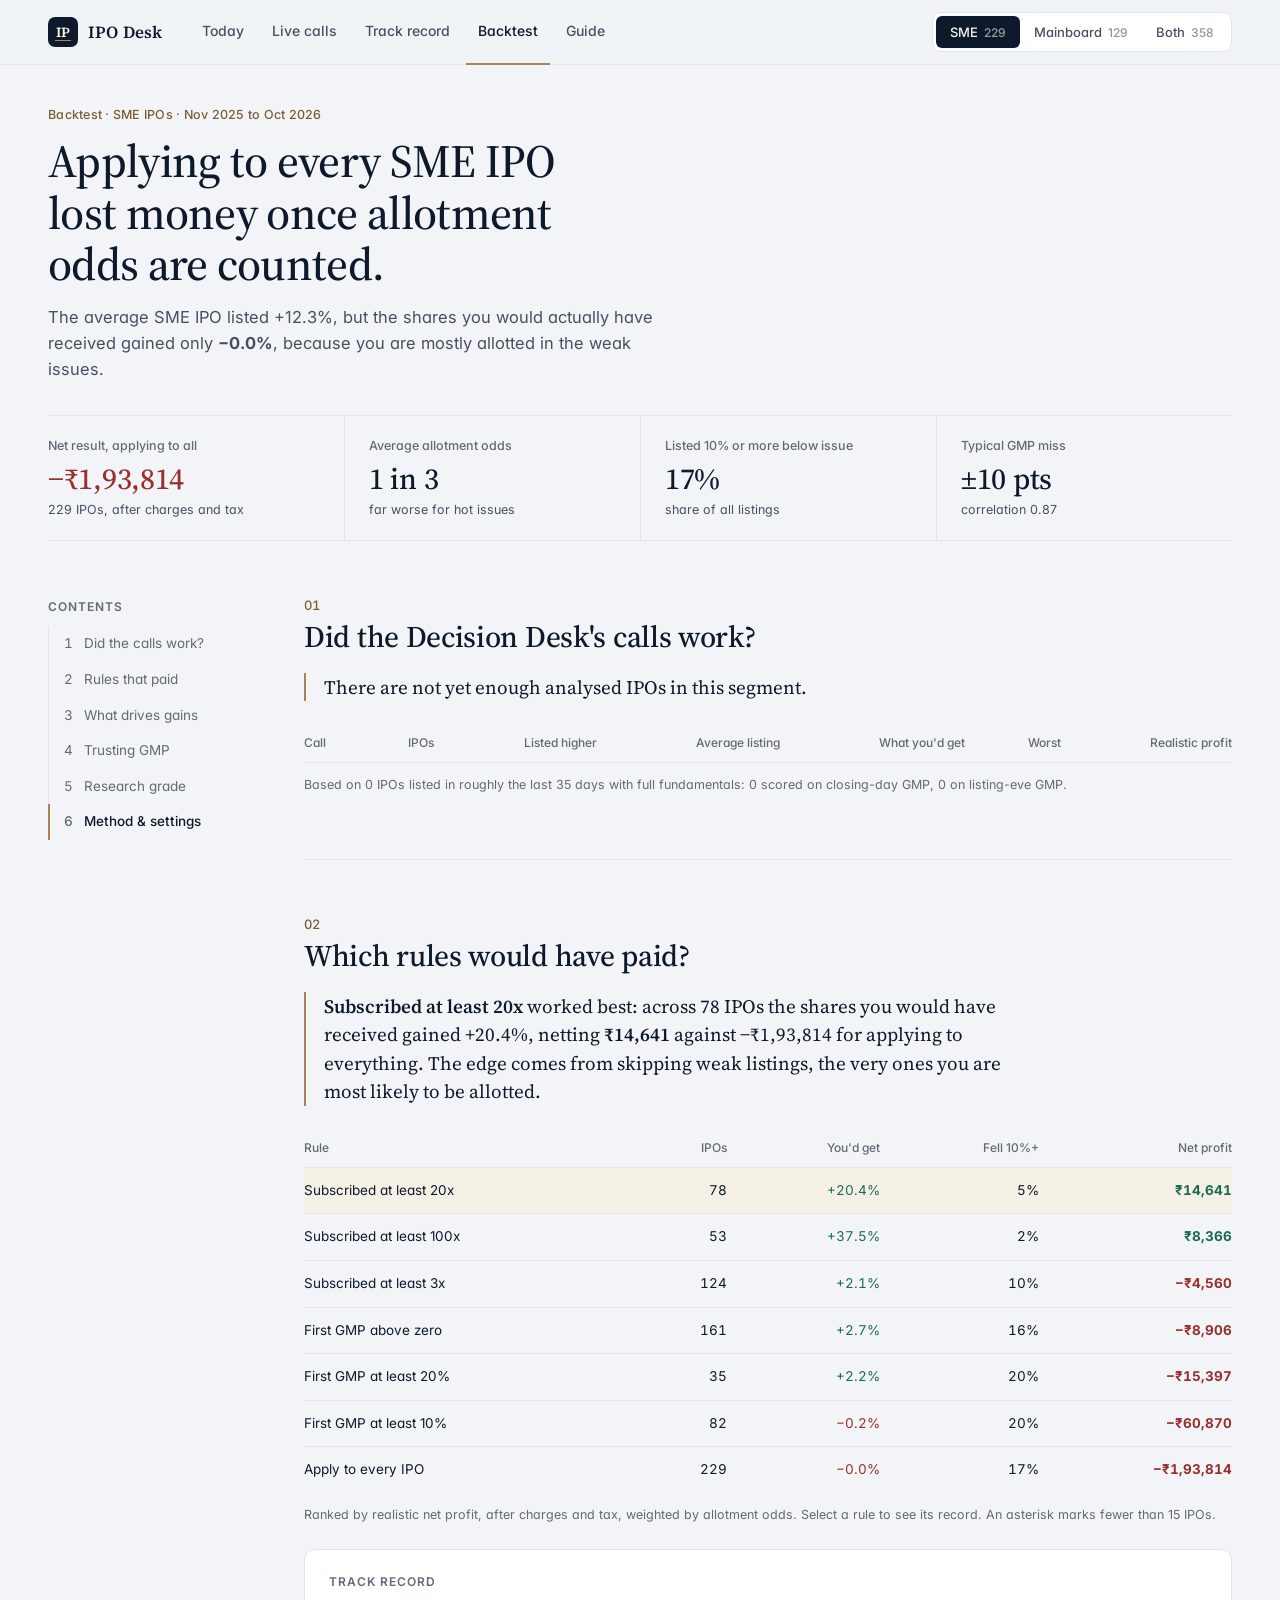
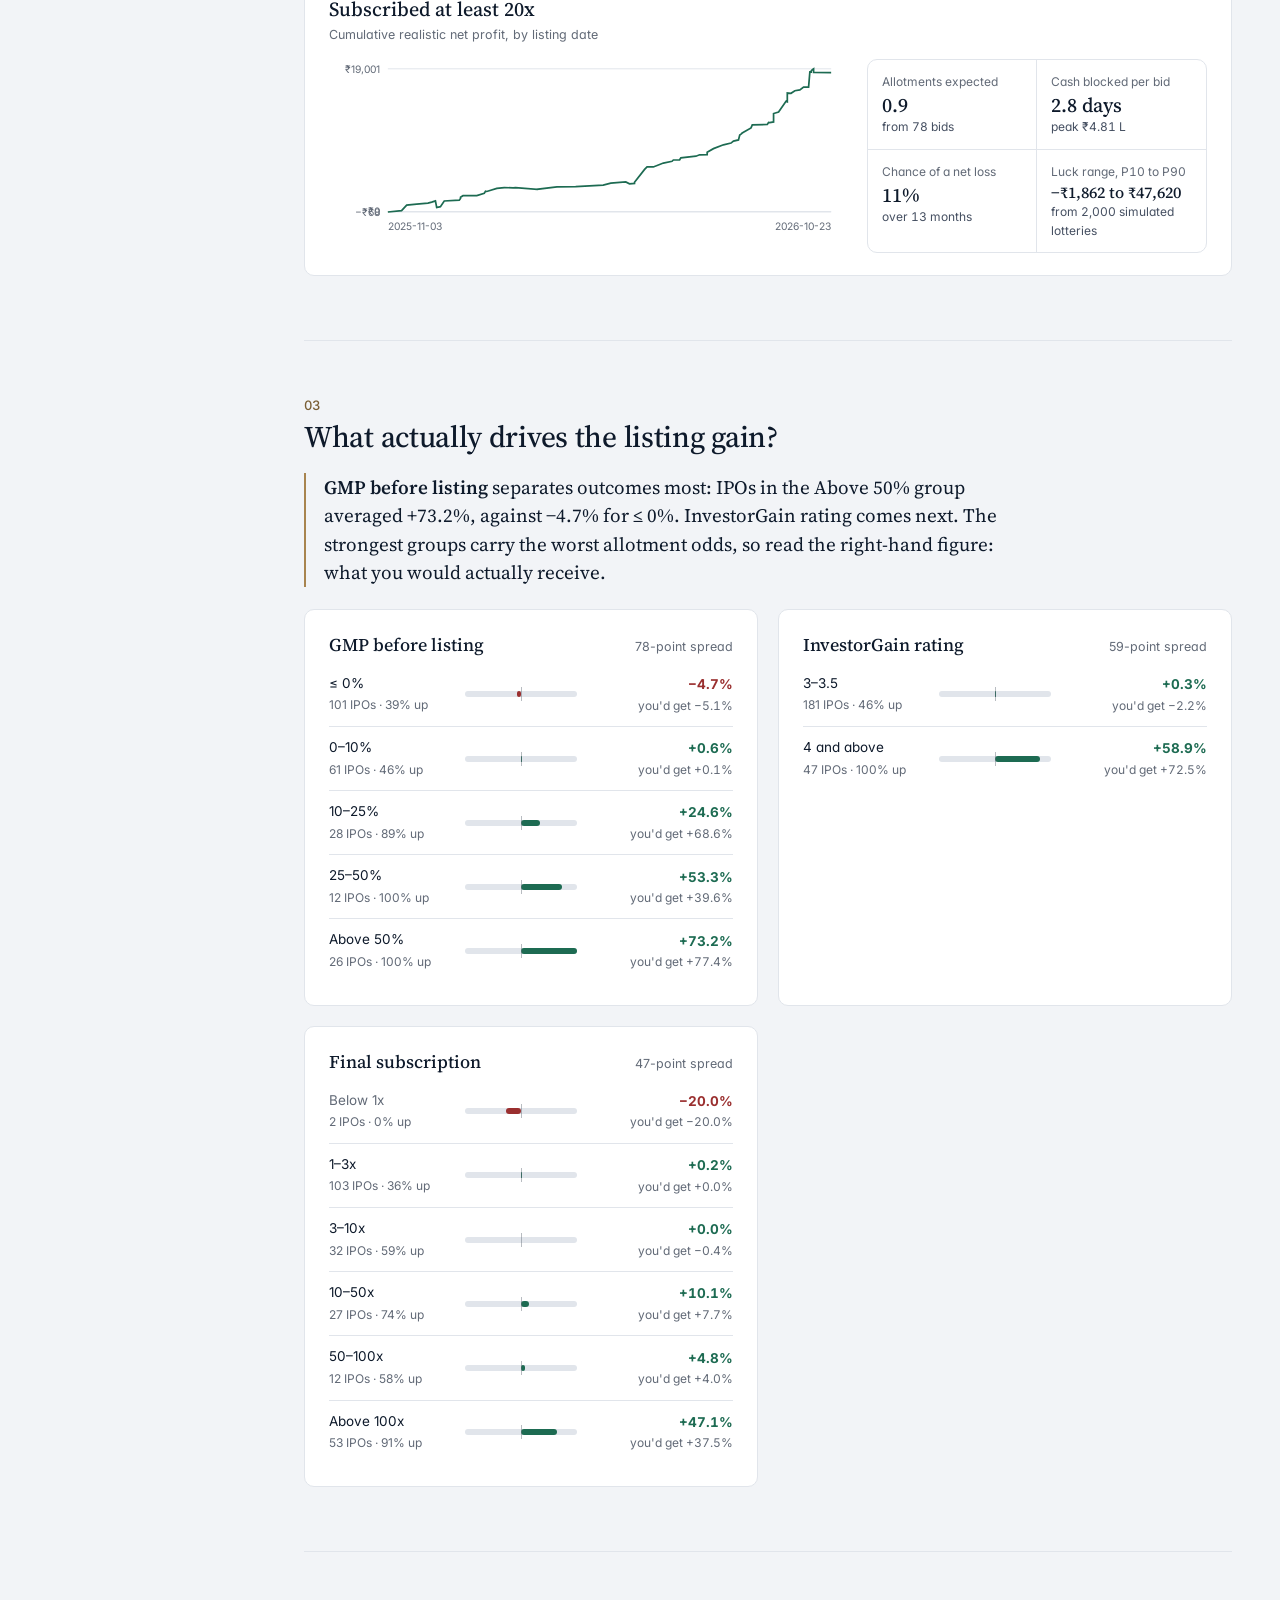
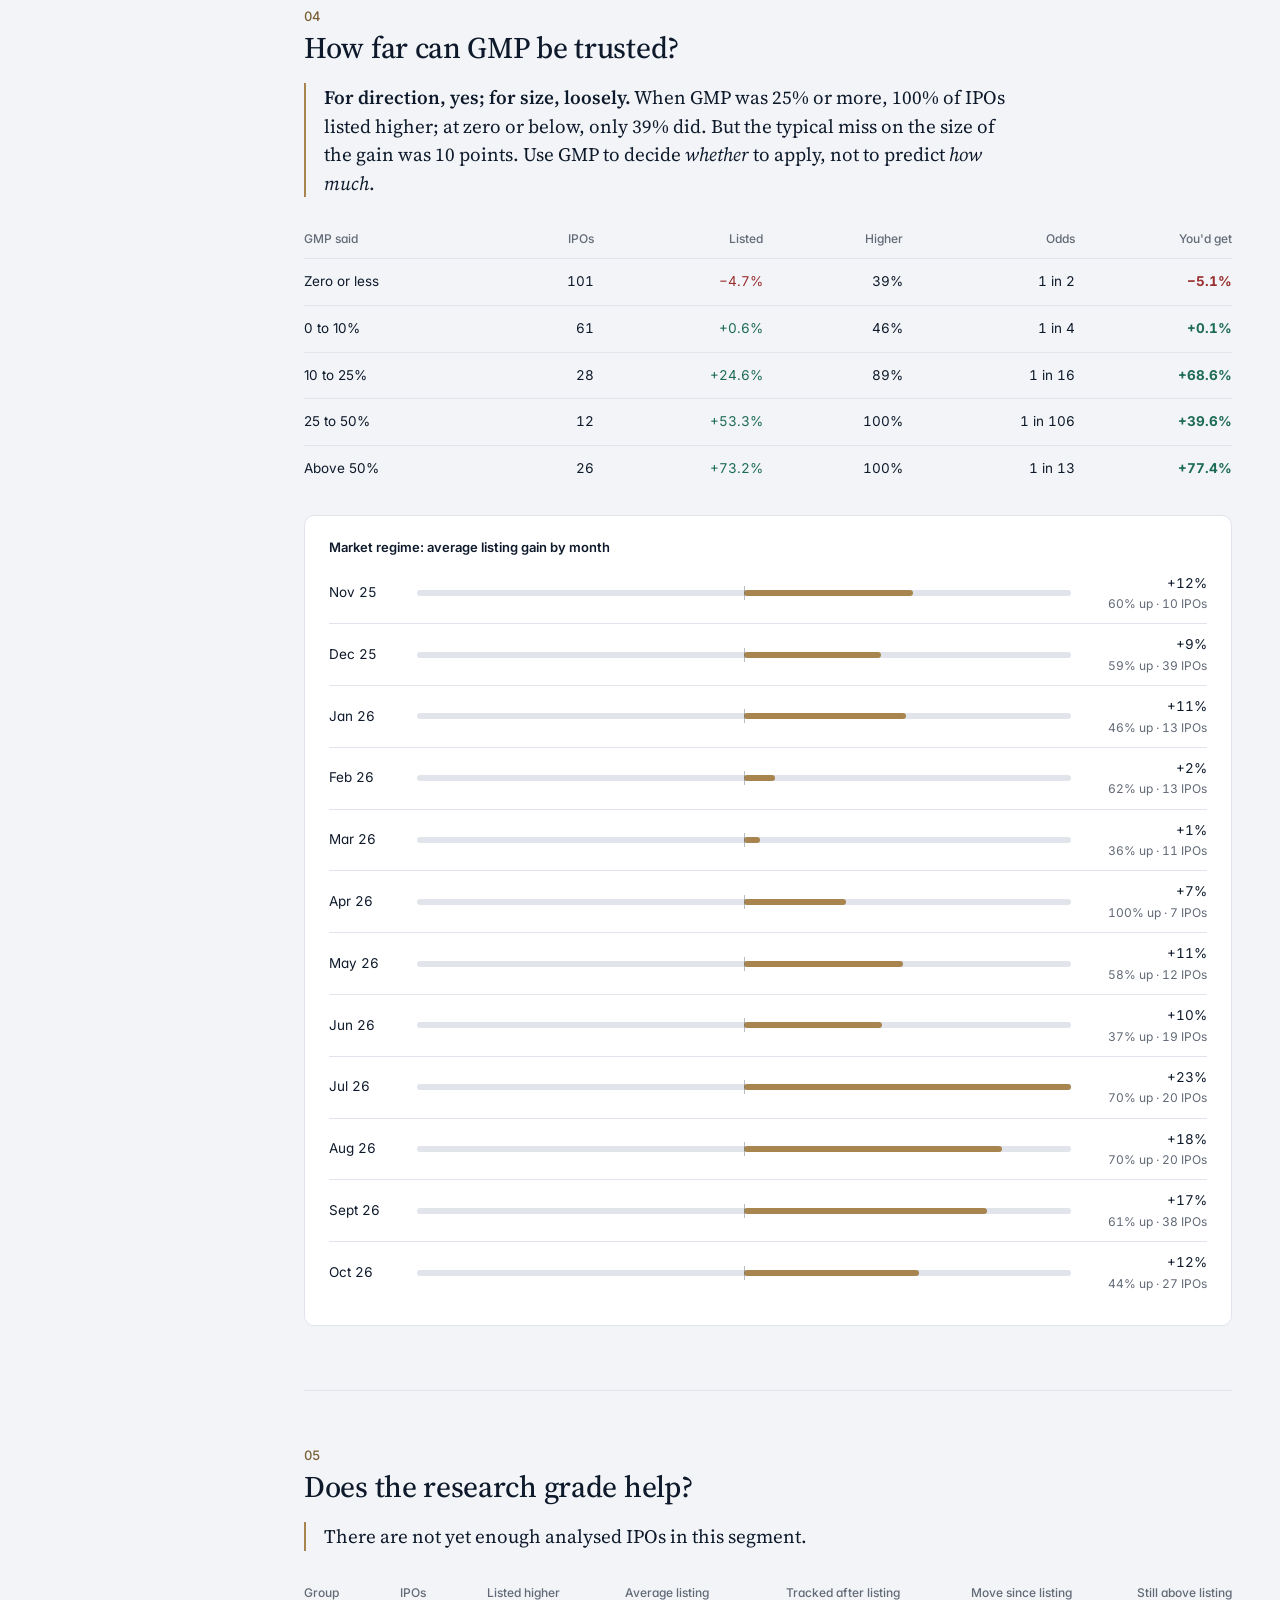
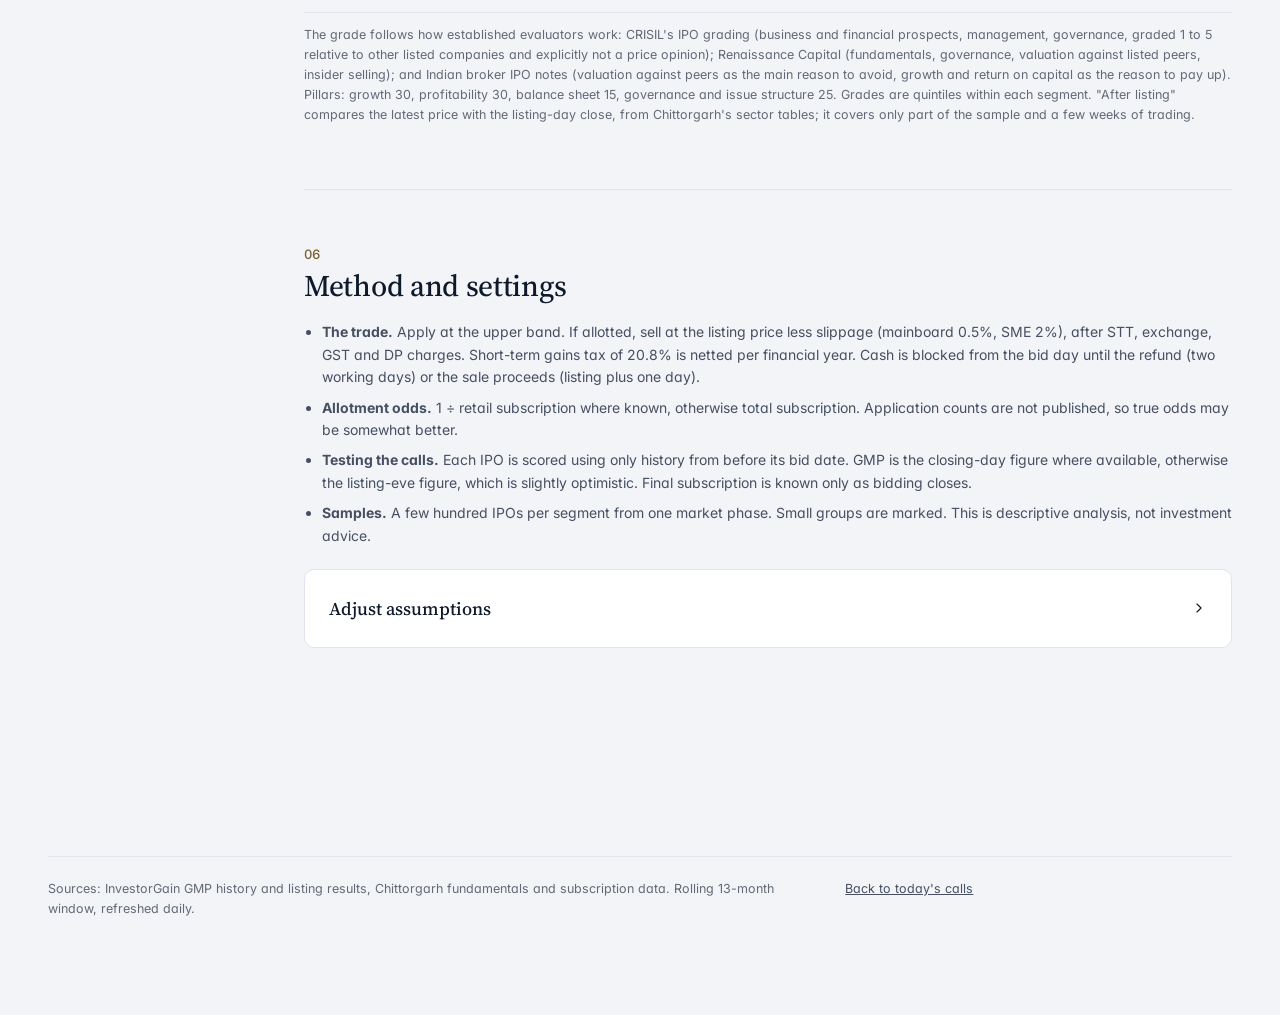
<file: backtest.html>
<!doctype html>
<html lang="en">
<head>
<meta charset="utf-8">
<meta name="viewport" content="width=device-width,initial-scale=1">
<title>IPO Desk · Backtest</title>
<meta name="description" content="Does applying to Indian IPOs pay once allotment odds are counted? A point-in-time test of the Decision Desk calls, the rules that paid, what drives listing gains, and how far GMP can be trusted.">
<link rel="preconnect" href="https://fonts.googleapis.com">
<link rel="preconnect" href="https://fonts.gstatic.com" crossorigin>
<link href="https://fonts.googleapis.com/css2?family=Source+Serif+4:opsz,wght@8..60,400;8..60,500;8..60,600&family=Inter:wght@400;500;600&display=swap" rel="stylesheet">
<link rel="stylesheet" href="ui.css">
<style>
/* report layout: sticky contents rail + reading column */
.report{display:grid;grid-template-columns:200px minmax(0,1fr);gap:56px;margin-top:56px}
.toc{position:sticky;top:96px;align-self:start;font-size:13.5px}
.toc ol{list-style:none;margin:10px 0 0;padding:0;border-left:1px solid var(--line)}
.toc a{display:block;padding:7px 0 7px 14px;margin-left:-1px;border-left:2px solid transparent;text-decoration:none;color:var(--ink-3);transition:color .2s,border-color .2s}
.toc a:hover{color:var(--ink)}
.toc a.on{color:var(--ink);border-left-color:var(--gold);font-weight:500}
.toc .n{display:inline-block;width:20px;color:var(--ink-3);font-variant-numeric:tabular-nums}
@media (max-width:980px){.report{grid-template-columns:1fr;gap:0}.toc{display:none}}
.report>*{min-width:0}
@media (max-width:560px){.brand b{display:none}.appbar .seg button{padding:6px 10px}.appbar .seg .c{display:none}.brow{grid-template-columns:96px 1fr 108px;gap:10px}}
.chapter{padding-bottom:64px;margin-bottom:56px;border-bottom:1px solid var(--line)}
.chapter:last-of-type{border-bottom:0}
.ch-n{font:500 13px var(--sans);color:var(--gold-ink);font-variant-numeric:tabular-nums}
.chapter h2{font:500 30px/1.18 var(--serif);letter-spacing:-.01em;margin:6px 0 18px}
.verdict-figs{margin-top:32px}
.brow{display:grid;grid-template-columns:120px 1fr 140px;gap:16px;align-items:center;font-size:13.5px;padding:10px 0;border-bottom:1px solid var(--line)}
.brow:last-child{border-bottom:0}
.brow .r{text-align:right}
.brow .r small{display:block;color:var(--ink-3);font-size:12px}
.thin{color:var(--ink-3)}
.mini{display:grid;grid-template-columns:repeat(2,1fr);border:1px solid var(--line);border-radius:var(--r);margin-top:16px}
.mini>div{padding:12px 14px}
.mini>div:nth-child(odd){border-right:1px solid var(--line)}
.mini>div:nth-child(n+3){border-top:1px solid var(--line)}
.mini .l{font-size:12px;color:var(--ink-3)}
.mini .v{font:500 20px/1.2 var(--serif);margin-top:2px}
.mini .h{font-size:12px;color:var(--ink-2)}
.drv-title{display:flex;justify-content:space-between;align-items:baseline;margin-bottom:6px}
.drv-title h3{font:500 18px var(--serif);margin:0}
.form{display:grid;grid-template-columns:repeat(auto-fill,minmax(170px,1fr));gap:14px 18px;margin-top:16px}
.form label{display:flex;flex-direction:column;font-size:12.5px;color:var(--ink-2);gap:5px;font-weight:500}
.form input[type=number]{font:inherit;font-size:14px;color:var(--ink);background:var(--surface);border:1px solid var(--line-2);border-radius:8px;padding:8px 10px;height:38px}
.form .chk{flex-direction:row;align-items:center;gap:8px}
details.disclose>summary{list-style:none;cursor:pointer;display:flex;align-items:center;justify-content:space-between;font:500 18px var(--serif);padding:4px 0}
details.disclose>summary::-webkit-details-marker{display:none}
details.disclose>summary svg{transition:transform .2s var(--ease)}
details.disclose[open]>summary svg{transform:rotate(90deg)}
.notes li{margin:8px 0;color:var(--ink-2);font-size:14px}
.stack{display:grid;gap:24px}
.stack>*,#ruleDetail>*{min-width:0}
#ruleDetail{display:grid;grid-template-columns:minmax(0,1.5fr) minmax(0,1fr);gap:8px 28px;align-items:start}
#ruleDetail .rd-head{grid-column:1/-1}
#ruleDetail .mini{margin-top:0}
@media (max-width:760px){#ruleDetail{grid-template-columns:1fr}}
</style>
</head>
<body>
<header class="appbar"><div class="in">
  <a class="brand" href="./" aria-label="IPO Desk home"><span class="mark" aria-hidden="true">IP</span><b>IPO Desk</b></a>
  <nav class="nav" aria-label="Primary">
    <a href="./#today">Today</a><a href="./#calls">Live calls</a><a href="./#record">Track record</a><a href="backtest.html" aria-current="page">Backtest</a><a href="guide.html">Guide</a>
  </nav>
  <div class="bar-end"><div class="seg" id="tabs" role="group" aria-label="Segment"></div></div>
</div></header>

<main class="page">
  <section id="verdict" aria-labelledby="vHead">
    <div class="eyebrow" id="vEyebrow">Backtest · last 13 months</div>
    <h1 class="display" id="vHead" style="max-width:24ch">Does applying to IPOs pay?</h1>
    <p class="lede" id="vLede">Every figure counts the allotment lottery: you are paid only on the shares you actually receive, and the hottest IPOs are the ones you rarely get.</p>
    <div class="figures verdict-figs" id="vFigs"></div>
  </section>

  <div class="report">
    <aside class="toc" aria-label="Contents"><div class="kicker">Contents</div>
      <ol><li><a href="#q1" data-toc="q1"><span class="n">1</span>Did the calls work?</a></li><li><a href="#q2" data-toc="q2"><span class="n">2</span>Rules that paid</a></li>
        <li><a href="#q3" data-toc="q3"><span class="n">3</span>What drives gains</a></li><li><a href="#q4" data-toc="q4"><span class="n">4</span>Trusting GMP</a></li>
        <li><a href="#q5" data-toc="q5"><span class="n">5</span>Research grade</a></li><li><a href="#method" data-toc="method"><span class="n">6</span>Method &amp; settings</a></li></ol></aside>

    <div>
      <section class="chapter" id="q1" aria-labelledby="q1h">
        <div class="ch-n">01</div><h2 id="q1h">Did the Decision Desk's calls work?</h2>
        <p class="answer" id="valAnswer"></p>
        <div class="scroll-x"><table class="tbl" id="valTable"></table></div>
        <p class="note" id="valNote"></p>
      </section>

      <section class="chapter" id="q2" aria-labelledby="q2h">
        <div class="ch-n">02</div><h2 id="q2h">Which rules would have paid?</h2>
        <p class="answer" id="ruleAnswer"></p>
        <div class="stack">
          <div><div class="scroll-x"><table class="tbl" id="rules"></table></div><p class="note">Ranked by realistic net profit, after charges and tax, weighted by allotment odds. Select a rule to see its record. An asterisk marks fewer than 15 IPOs.</p></div>
          <div class="surface pad" id="ruleDetail"></div>
        </div>
      </section>

      <section class="chapter" id="q3" aria-labelledby="q3h">
        <div class="ch-n">03</div><h2 id="q3h">What actually drives the listing gain?</h2>
        <p class="answer" id="drvAnswer"></p>
        <div class="grid-2" id="drivers"></div>
      </section>

      <section class="chapter" id="q4" aria-labelledby="q4h">
        <div class="ch-n">04</div><h2 id="q4h">How far can GMP be trusted?</h2>
        <p class="answer" id="gmpAnswer"></p>
        <div class="stack">
          <div><div class="scroll-x"><table class="tbl" id="gmpTable"></table></div></div>
          <div class="surface pad"><h3 class="sub" style="margin-bottom:6px">Market regime: average listing gain by month</h3><div id="regime"></div></div>
        </div>
      </section>

      <section class="chapter" id="q5" aria-labelledby="q5h">
        <div class="ch-n">05</div><h2 id="q5h">Does the research grade help?</h2>
        <p class="answer" id="resAnswer"></p>
        <div class="scroll-x"><table class="tbl" id="resTable"></table></div>
        <p class="note">The grade follows how established evaluators work: CRISIL's IPO grading (business and financial prospects, management, governance, graded 1 to 5 relative to other listed companies and explicitly not a price opinion); Renaissance Capital (fundamentals, governance, valuation against listed peers, insider selling); and Indian broker IPO notes (valuation against peers as the main reason to avoid, growth and return on capital as the reason to pay up). Pillars: growth 30, profitability 30, balance sheet 15, governance and issue structure 25. Grades are quintiles within each segment. "After listing" compares the latest price with the listing-day close, from Chittorgarh's sector tables; it covers only part of the sample and a few weeks of trading.</p>
      </section>

      <section class="chapter" id="method" aria-labelledby="mh">
        <div class="ch-n">06</div><h2 id="mh">Method and settings</h2>
        <ul class="notes" style="padding-left:18px;margin:0">
          <li><b>The trade.</b> Apply at the upper band. If allotted, sell at the listing price less slippage (mainboard 0.5%, SME 2%), after STT, exchange, GST and DP charges. Short-term gains tax of 20.8% is netted per financial year. Cash is blocked from the bid day until the refund (two working days) or the sale proceeds (listing plus one day).</li>
          <li><b>Allotment odds.</b> 1 &divide; retail subscription where known, otherwise total subscription. Application counts are not published, so true odds may be somewhat better.</li>
          <li><b>Testing the calls.</b> Each IPO is scored using only history from before its bid date. GMP is the closing-day figure where available, otherwise the listing-eve figure, which is slightly optimistic. Final subscription is known only as bidding closes.</li>
          <li><b>Samples.</b> A few hundred IPOs per segment from one market phase. Small groups are marked. This is descriptive analysis, not investment advice.</li>
        </ul>
        <details class="disclose surface pad" style="margin-top:22px"><summary>Adjust assumptions <svg class="i" viewBox="0 0 24 24"><path d="m9 6 6 6-6 6"/></svg></summary>
          <div class="form" id="form"></div>
          <p style="margin:18px 0 0"><button class="btn" id="csvBtn" type="button"><svg class="i" viewBox="0 0 24 24"><path d="M12 4v12M6 10l6 6 6-6M4 20h16"/></svg>Download the full ledger (CSV)</button></p>
        </details>
      </section>
    </div>
  </div>

  <footer class="foot"><div>Sources: InvestorGain GMP history and listing results, Chittorgarh fundamentals and subscription data. Rolling 13-month window, refreshed daily.</div><div><a href="./">Back to today's calls</a></div></footer>
</main>

<script src="backtest.js"></script>
<script src="decide.js"></script>
<script>
"use strict";
const B = window.Backtest, D = window.Decide;
const $ = (id) => document.getElementById(id);
const esc = (s) => String(s ?? "").replace(/[&<>"']/g, (c) => ({ "&": "&amp;", "<": "&lt;", ">": "&gt;", '"': "&quot;", "'": "&#39;" }[c]));
const inr = (n) => n == null || isNaN(n) ? "—" : (n < 0 ? "−" : "") + "₹" + Math.abs(Math.round(n)).toLocaleString("en-IN");
const lakh = (n) => n == null ? "—" : Math.abs(n) >= 1e5 ? (n < 0 ? "−" : "") + "₹" + (Math.abs(n) / 1e5).toFixed(2) + " L" : inr(n);
const pc = (n, d = 1) => n == null || isNaN(n) ? "—" : (n > 0 ? "+" : n < 0 ? "−" : "") + Math.abs(n).toFixed(d) + "%";
const pr = (x) => x == null ? "—" : Math.round(x * 100) + "%";
const sg = (n) => n > 0 ? "pos" : n < 0 ? "neg" : "";
const dn = (s) => Date.UTC(+s.slice(0, 4), +s.slice(5, 7) - 1, +s.slice(8, 10)) / 864e5;
const SEGN = { SME: "SME", Mainboard: "mainboard", All: "" };
const LABEL = { APPLY: "Apply", LOTTERY: "Lottery bid", CONSIDER: "Consider", SKIP: "Skip" };

const U = { ticketM: 15000, ticketS: 120000, accounts: 1, slipM: 0.5, slipS: 2, brokerage: 20, tax: 20.8, applyTax: true };
try { Object.assign(U, JSON.parse(localStorage.getItem("ipo-bt-prefs2") || "{}")); } catch (e) {}
let TAB = "SME", SEL = 0;
try { const t = localStorage.getItem("ipo-bt-tab"); if (["SME", "Mainboard", "All"].includes(t)) TAB = t; } catch (e) {}
let ARCH = [], INS = {}, ROWS = [], RECS = new Map(), RULES = [];

const cfg = () => Object.assign({}, B.DEFAULTS, {
  ticket: { Mainboard: +U.ticketM || 15000, SME: +U.ticketS || 120000 }, accounts: Math.max(1, +U.accounts || 1),
  slippagePct: { Mainboard: +U.slipM || 0, SME: +U.slipS || 0 }, brokerage: +U.brokerage || 0, taxPct: +U.tax || 0, applyTax: !!U.applyTax, mcRuns: 2000, seed: 42 });
const inTab = (seg) => TAB === "All" || seg === TAB;
const tabRows = () => ROWS.filter((r) => inTab(r.segment) && r.gainPct != null);
const weighted = (l) => { const w = l.reduce((s, r) => s + r.p, 0); return w ? l.reduce((s, r) => s + r.p * r.gainPct, 0) / w : null; };
const dbar = (v, mx, col) => { const wd = v == null ? 0 : Math.min(50, Math.abs(v) / mx * 50); return `<div class="dbar"><i style="${v < 0 ? `right:50%;width:${wd}%;background:var(--bad)` : `left:50%;width:${wd}%;background:${col || "var(--good)"}`}"></i></div>`; };
const who = () => TAB === "All" ? "" : SEGN[TAB] + " ";
const lbl = (s) => String(s).replace(/^<= ?/, "≤ ").replace(/^> ?/, "Above ").replace(/^< ?/, "Below ").replace(/(\d)-(\d)/g, "$1–$2").replace(/\+$/, " and above");

/* ---------- 1. calls ---------- */
function validate() {
  const c = Object.assign(cfg(), { mcRuns: 0 }), byId = new Map(ROWS.map((r) => [r.id, r])), out = [];
  for (const v of Object.values(INS)) {
    const r = byId.get(v.ig_id), rec = RECS.get(v.ig_id);
    if (!r || r.gainPct == null || !inTab(r.segment)) continue;
    const g = rec.gmp_close != null ? rec.gmp_close : rec.gmp_list;
    if (g == null) continue;
    const p = { name: r.name, segment: r.segment, price: r.price, gmp: g, lot: v.lot, st: "open", close: r.bid, trend: 0, issue_size_cr: v.issue_size_cr, subscription_x: v.sub && v.sub.total };
    const d = D.decide(p, v, ROWS.filter((x) => x.listing < r.bid), c, r.bid);
    const odds = v.sub && v.sub.retail ? Math.min(1, 1 / v.sub.retail) : r.p;
    out.push({ verdict: d.verdict, gain: r.gainPct, odds, real: odds * r.netAllot, src: rec.gmp_close != null ? "close" : "eve" });
  }
  return out;
}
function agg(l) {
  const n = l.length; if (!n) return null;
  const w = l.reduce((s, o) => s + o.odds, 0);
  return { n, avg: l.reduce((s, o) => s + o.gain, 0) / n, up: l.filter((o) => o.gain > 0).length / n, worst: Math.min(...l.map((o) => o.gain)),
    get: w ? l.reduce((s, o) => s + o.odds * o.gain, 0) / w : null, real: l.reduce((s, o) => s + o.real, 0) };
}
function renderCalls() {
  const all = validate();
  const rows = ["APPLY", "LOTTERY", "CONSIDER", "SKIP"].map((v) => [v, agg(all.filter((o) => o.verdict === v))]).filter((x) => x[1]);
  $("valTable").innerHTML = `<thead><tr><th>Call</th><th>IPOs</th><th>Listed higher</th><th>Average listing</th><th>What you'd get</th><th>Worst</th><th>Realistic profit</th></tr></thead><tbody>`
    + rows.map(([v, a]) => `<tr><td><span class="tag t-${v}">${LABEL[v]}</span></td><td class="num">${a.n}</td><td class="num">${pr(a.up)}</td><td class="num ${sg(a.avg)}">${pc(a.avg)}</td>`
      + `<td class="num ${sg(a.get)}">${pc(a.get)}</td><td class="num ${sg(a.worst)}">${pc(a.worst, 0)}</td><td class="num ${sg(a.real)}"><b>${inr(a.real)}</b></td></tr>`).join("") + "</tbody>";
  const go = agg(all.filter((o) => o.verdict === "APPLY" || o.verdict === "LOTTERY")), skip = agg(all.filter((o) => o.verdict === "SKIP"));
  const closeN = all.filter((o) => o.src === "close").length;
  $("valAnswer").innerHTML = !all.length ? "There are not yet enough analysed IPOs in this segment."
    : go && skip ? `<b>Yes.</b> Across ${all.length} recent ${who()}IPOs, scored as of their bid date, the calls to apply listed higher ${pr(go.up)} of the time, averaging ${pc(go.avg)}. The calls to skip listed higher only ${pr(skip.up)} of the time; bidding on them anyway would have ${skip.real < 0 ? "lost" : "made"} about <b>${inr(Math.abs(skip.real))}</b>.`
      : skip ? `Every recent ${who()}IPO scored as a skip or a judgement call. The ${skip.n} skips listed higher only ${pr(skip.up)} of the time, which supports staying out.` : `${all.length} IPOs tested.`;
  $("valNote").textContent = `Based on ${all.length} IPOs listed in roughly the last 35 days with full fundamentals: ${closeN} scored on closing-day GMP, ${all.length - closeN} on listing-eve GMP.`;
  return { go, skip };
}

/* ---------- 2. rules ---------- */
const PRESETS = {
  SME: [["Apply to every IPO", {}], ["First GMP above zero", { minFirstGmpPct: 0.01 }], ["First GMP at least 10%", { minFirstGmpPct: 10 }], ["First GMP at least 20%", { minFirstGmpPct: 20 }],
    ["Subscribed at least 3x", { minSub: 3 }], ["Subscribed at least 20x", { minSub: 20 }], ["Subscribed at least 100x", { minSub: 100 }]],
  Mainboard: [["Apply to every IPO", {}], ["First GMP above zero", { minFirstGmpPct: 0.01 }], ["First GMP at least 10%", { minFirstGmpPct: 10 }], ["First GMP at least 20%", { minFirstGmpPct: 20 }],
    ["Subscribed at least 5x", { minSub: 5 }], ["Subscribed at least 20x", { minSub: 20 }], ["Issue of ₹500 Cr or more", { minSize: 500 }]],
  All: [["Apply to every IPO", {}], ["First GMP at least 10%", { minFirstGmpPct: 10 }], ["First GMP at least 20%", { minFirstGmpPct: 20 }], ["Subscribed at least 20x", { minSub: 20 }]],
};
function renderRules() {
  const c = cfg();
  RULES = PRESETS[TAB].map(([name, f]) => B.run(ROWS, Object.assign({ name, segment: TAB }, f), c)).filter((r) => !r.empty).sort((a, b) => b.net - a.net);
  SEL = Math.min(SEL, RULES.length - 1);
  $("rules").innerHTML = `<thead><tr><th>Rule</th><th>IPOs</th><th>You'd get</th><th>Fell 10%+</th><th>Net profit</th></tr></thead><tbody>`
    + RULES.map((r, i) => `<tr class="click ${i === SEL ? "sel" : ""}" data-i="${i}" tabindex="0" aria-selected="${i === SEL}"><td>${esc(r.strat.name)}</td><td class="num ${r.n < 15 ? "thin" : ""}">${r.n}${r.n < 15 ? "*" : ""}</td>`
      + `<td class="num ${sg(r.weightedGainPct)}">${pc(r.weightedGainPct)}</td><td class="num">${pr(r.deepLossRate)}</td><td class="num ${sg(r.net)}"><b>${inr(r.net)}</b></td></tr>`).join("") + "</tbody>";
  const all = RULES.find((r) => r.strat.name === "Apply to every IPO"), best = RULES.find((r) => r.n >= 15) || RULES[0];
  $("ruleAnswer").innerHTML = !best ? "Not enough data." : best === all ? `<b>No filter beat simply applying to every ${who()}IPO</b>, which netted ${inr(all.net)} across ${all.n} listings.`
    : `<b>${esc(best.strat.name)}</b> worked best: across ${best.n} IPOs the shares you would have received gained ${pc(best.weightedGainPct)}, netting <b>${inr(best.net)}</b> against ${inr(all && all.net)} for applying to everything. The edge comes from skipping weak listings, the very ones you are most likely to be allotted.`;
  renderRuleDetail();
}
function lineChart(pts) {
  if (pts.length < 2) return '<div class="note">Not enough data.</div>';
  const W = 520, H = 180, L = 60, R = 8, T = 10, Bm = 24;
  const xs = pts.map((p) => dn(p[0])), ys = pts.map((p) => p[1]);
  const x0 = Math.min(...xs), x1 = Math.max(...xs); let y0 = Math.min(0, ...ys), y1 = Math.max(0, ...ys); if (y1 === y0) y1 = y0 + 1;
  const X = (x) => L + (x - x0) / Math.max(1, x1 - x0) * (W - L - R), Y = (y) => T + (1 - (y - y0) / (y1 - y0)) * (H - T - Bm);
  const d = pts.map((p, i) => `${i ? "L" : "M"}${X(dn(p[0])).toFixed(1)} ${Y(p[1]).toFixed(1)}`).join("");
  const last = ys[ys.length - 1];
  return `<svg viewBox="0 0 ${W} ${H}" role="img" aria-label="Cumulative net profit, ending at ${inr(last)}">`
    + [...new Set([y0, 0, y1])].map((t) => `<line x1="${L}" x2="${W - R}" y1="${Y(t).toFixed(1)}" y2="${Y(t).toFixed(1)}" stroke="var(--line)"/><text x="${L - 8}" y="${(Y(t) + 4).toFixed(1)}" text-anchor="end" font-size="10.5" fill="var(--ink-3)">${lakh(t)}</text>`).join("")
    + `<path d="${d}" fill="none" stroke="${last >= 0 ? "var(--good)" : "var(--bad)"}" stroke-width="1.75"/>`
    + `<text x="${L}" y="${H - 6}" font-size="10.5" fill="var(--ink-3)">${pts[0][0]}</text><text x="${W - R}" y="${H - 6}" font-size="10.5" text-anchor="end" fill="var(--ink-3)">${pts[pts.length - 1][0]}</text></svg>`;
}
function renderRuleDetail() {
  const r = RULES[SEL];
  if (!r) { $("ruleDetail").innerHTML = ""; return; }
  $("ruleDetail").innerHTML = `<div class="rd-head"><div class="kicker">Track record</div><h3 style="font:500 20px var(--serif);margin:4px 0 2px">${esc(r.strat.name)}</h3>
    <p class="note" style="margin:0 0 6px">Cumulative realistic net profit, by listing date</p></div><div>${lineChart(r.equity)}</div>
    <div class="mini num"><div><div class="l">Allotments expected</div><div class="v">${r.expAllotments.toFixed(1)}</div><div class="h">from ${r.applications} bids</div></div>
      <div><div class="l">Cash blocked per bid</div><div class="v">${r.avgBlockedDays.toFixed(1)} days</div><div class="h">peak ${lakh(r.peakCapital)}</div></div>
      <div><div class="l">Chance of a net loss</div><div class="v ${r.mc && r.mc.pLoss > 0.4 ? "neg" : ""}">${r.mc ? pr(r.mc.pLoss) : "—"}</div><div class="h">over 13 months</div></div>
      <div><div class="l">Luck range, P10 to P90</div><div class="v" style="font-size:16px">${r.mc ? lakh(r.mc.p10) + " to " + lakh(r.mc.p90) : "—"}</div><div class="h">from 2,000 simulated lotteries</div></div></div>`;
}

/* ---------- 3. drivers ---------- */
function renderDrivers() {
  const tr = tabRows();
  const F = [["Final subscription", "sub"], ["GMP before listing", "gmp"], ["Issue size", "size"], ["InvestorGain rating", "rating"]].map(([name, k]) => {
    const b = B.BUCKETS[k].map(([label, fn]) => { const l = tr.filter((r) => { try { return fn(r) === true; } catch (e) { return false; } }); return Object.assign({ label, get: weighted(l) }, B.stats(l)); });
    const ok = b.filter((x) => x.n >= 8), hi = ok.reduce((m, x) => !m || x.avgGain > m.avgGain ? x : m, null), lo = ok.reduce((m, x) => !m || x.avgGain < m.avgGain ? x : m, null);
    return { name, b: b.filter((x) => x.n > 0), hi, lo, spread: hi && lo ? hi.avgGain - lo.avgGain : 0, cover: b.reduce((s, x) => s + x.n, 0) };
  }).filter((f) => f.cover >= 40 && f.b.length >= 2).sort((a, b) => b.spread - a.spread);
  const [top, sec] = F;
  $("drvAnswer").innerHTML = top && top.hi ? `<b>${top.name}</b> separates outcomes most: IPOs in the ${esc(lbl(top.hi.label))} group averaged ${pc(top.hi.avgGain)}, against ${pc(top.lo.avgGain)} for ${esc(lbl(top.lo.label))}.${sec && sec.hi ? ` ${sec.name} comes next.` : ""} The strongest groups carry the worst allotment odds, so read the right-hand figure: what you would actually receive.` : "Not enough data.";
  const mx = Math.max(10, ...F.flatMap((f) => f.b.map((x) => Math.abs(x.avgGain || 0))));
  $("drivers").innerHTML = F.map((f) => `<div class="surface pad"><div class="drv-title"><h3>${f.name}</h3><span class="muted" style="font-size:12.5px">${f.spread.toFixed(0)}-point spread</span></div>`
    + f.b.map((x) => `<div class="brow ${x.n < 8 ? "thin" : ""}"><span>${esc(lbl(x.label))}<br><span class="muted" style="font-size:12px">${x.n} IPOs · ${pr(x.posRate)} up</span></span>${dbar(x.avgGain, mx)}`
      + `<span class="r num"><b class="${sg(x.avgGain)}">${pc(x.avgGain)}</b><small>you'd get ${pc(x.get)}</small></span></div>`).join("") + `</div>`).join("");
}

/* ---------- 4. GMP ---------- */
function renderGmp() {
  const tr = tabRows().filter((r) => r.gmpList != null), gp = (r) => r.gmpList / r.price * 100;
  const b = [["Zero or less", (g) => g <= 0.0001], ["0 to 10%", (g) => g > 0.0001 && g < 10], ["10 to 25%", (g) => g >= 10 && g < 25], ["25 to 50%", (g) => g >= 25 && g < 50], ["Above 50%", (g) => g >= 50]].map(([label, fn]) => {
    const l = tr.filter((r) => fn(gp(r))), n = l.length;
    return n ? { label, n, a: l.reduce((s, r) => s + r.gainPct, 0) / n, up: l.filter((r) => r.gainPct > 0).length / n, get: weighted(l), odds: l.reduce((s, r) => s + r.p, 0) / n } : { label, n };
  });
  $("gmpTable").innerHTML = `<thead><tr><th>GMP said</th><th>IPOs</th><th>Listed</th><th>Higher</th><th>Odds</th><th>You'd get</th></tr></thead><tbody>`
    + b.filter((x) => x.n).map((x) => `<tr><td>${x.label}</td><td class="num">${x.n}</td><td class="num ${sg(x.a)}">${pc(x.a)}</td><td class="num">${pr(x.up)}</td><td class="num">1 in ${Math.max(1, Math.round(1 / x.odds))}</td><td class="num ${sg(x.get)}"><b>${pc(x.get)}</b></td></tr>`).join("") + "</tbody>";
  const cal = B.calibration(tabRows(), "list"), lo = b[0], hi = b.filter((x) => x.n && (x.label === "25 to 50%" || x.label === "Above 50%"));
  const hiUp = hi.length ? hi.reduce((s, x) => s + x.up * x.n, 0) / hi.reduce((s, x) => s + x.n, 0) : null;
  $("gmpAnswer").innerHTML = cal.n >= 3 ? `<b>For direction, yes; for size, loosely.</b> When GMP was 25% or more, ${pr(hiUp)} of IPOs listed higher; at zero or below, only ${pr(lo.up)} did. But the typical miss on the size of the gain was ${cal.mae.toFixed(0)} points. Use GMP to decide <i>whether</i> to apply, not to predict <i>how much</i>.` : "Not enough data.";
  const m = B.monthly(tabRows()).slice(-13), mx = Math.max(10, ...m.map((x) => Math.abs(x.avgGain || 0)));
  $("regime").innerHTML = m.map((x) => `<div class="brow" style="grid-template-columns:72px 1fr 120px"><span class="num">${new Date(x.label + "-01T00:00:00Z").toLocaleDateString("en-IN", { month: "short", year: "2-digit", timeZone: "UTC" })}</span>${dbar(x.avgGain, mx, "var(--gold)")}<span class="r num">${pc(x.avgGain, 0)}<small>${pr(x.posRate)} up · ${x.n} IPOs</small></span></div>`).join("");
}

/* ---------- verdict ---------- */
function renderVerdict(val) {
  const c = Object.assign(cfg(), { mcRuns: 0 }), r = B.run(ROWS, { segment: TAB }, c), st = B.stats(tabRows()), cal = B.calibration(tabRows(), "list");
  const d = tabRows().map((x) => x.listing).sort();
  $("vEyebrow").textContent = `Backtest · ${TAB === "All" ? "all IPOs" : TAB === "SME" ? "SME IPOs" : "mainboard IPOs"} · ${d.length ? new Date(d[0] + "T00:00:00Z").toLocaleDateString("en-IN", { month: "short", year: "numeric", timeZone: "UTC" }) + " to " + new Date(d[d.length - 1] + "T00:00:00Z").toLocaleDateString("en-IN", { month: "short", year: "numeric", timeZone: "UTC" }) : ""}`;
  $("vHead").textContent = r.net < 0 ? `Applying to every ${who()}IPO lost money once allotment odds are counted.` : `Applying to every ${who()}IPO made ${inr(r.net)}: a thin return for the cash it ties up.`;
  $("vLede").innerHTML = `The average ${who()}IPO listed ${pc(st.avgGain)}, but the shares you would actually have received gained only <b>${pc(r.weightedGainPct)}</b>, because you are mostly allotted in the weak issues.${val.go && val.skip ? ` Being selective is what works: the Desk's skip calls listed higher ${pr(val.skip.up)} of the time, its apply calls ${pr(val.go.up)}.` : ""}`;
  const fig = (l, v, h, cl) => `<div><div class="l">${l}</div><div class="v num ${cl || ""}">${v}</div><div class="h">${h}</div></div>`;
  $("vFigs").innerHTML = fig("Net result, applying to all", inr(r.net), `${r.n} IPOs, after charges and tax`, sg(r.net))
    + fig("Average allotment odds", "1 in " + Math.max(1, Math.round(1 / Math.max(r.allotRate, 1e-9))), "far worse for hot issues")
    + fig("Listed 10% or more below issue", pr(r.deepLossRate), "share of all listings")
    + fig("Typical GMP miss", cal.mae ? "±" + cal.mae.toFixed(0) + " pts" : "—", cal.corr ? `correlation ${cal.corr.toFixed(2)}` : "");
}

function renderTabs() {
  const n = (s) => ROWS.filter((r) => (s === "All" || r.segment === s) && r.gainPct != null).length;
  $("tabs").innerHTML = ["SME", "Mainboard", "All"].map((s) => `<button type="button" data-tab="${s}" aria-pressed="${TAB === s}">${s === "All" ? "Both" : s}<span class="c">${n(s)}</span></button>`).join("");
}
function renderForm() {
  const F = [["ticketM", "Mainboard application, ₹"], ["ticketS", "SME application, ₹"], ["accounts", "Accounts applying"], ["slipM", "Mainboard slippage, %"], ["slipS", "SME slippage, %"], ["brokerage", "Brokerage per sale, ₹"], ["tax", "Tax rate, %"]];
  $("form").innerHTML = F.map(([k, l]) => `<label>${l}<input data-k="${k}" type="number" step="any" value="${esc(U[k])}"></label>`).join("")
    + `<label class="chk"><input data-c="applyTax" type="checkbox" ${U.applyTax ? "checked" : ""}> Apply tax</label>`;
}
function renderResearch() {
  const byId = new Map(ROWS.map((r) => [r.id, r])), cuts = D.gradeCuts(Object.values(INS));
  const norm = (s) => s.toLowerCase().replace(/ (ltd|limited)\.?$/, "").replace(/[^a-z0-9]/g, "");
  const ltp = {};
  for (const v of Object.values(INS)) for (const x of v.precedents || []) if (x.ltp && x.listing_close) ltp[norm(x.name)] = x;
  const rows = [];
  for (const v of Object.values(INS)) {
    const r = byId.get(v.ig_id);
    if (!r || r.gainPct == null || !inTab(r.segment)) continue;
    const R = D.research({ segment: r.segment }, v, cuts);
    if (!R.grade) continue;
    const L = ltp[norm(v.name)];
    rows.push({ grade: R.grade, call: R.longTerm.call, gain: r.gainPct, after: L ? (L.ltp / L.listing_close - 1) * 100 : null });
  }
  const grp = [["Grade 4–5", (x) => x.grade >= 4], ["Grade 3", (x) => x.grade === 3], ["Grade 1–2", (x) => x.grade <= 2], ["View: Positive", (x) => x.call === "Positive"], ["View: Neutral", (x) => x.call === "Neutral"], ["View: Cautious", (x) => x.call === "Cautious"]]
    .map(([label, fn]) => { const l = rows.filter(fn), a = l.filter((x) => x.after != null), avg = (arr, f) => arr.length ? arr.reduce((s, x) => s + f(x), 0) / arr.length : null;
      return { label, n: l.length, up: l.length ? l.filter((x) => x.gain > 0).length / l.length : null, avg: avg(l, (x) => x.gain), na: a.length, after: avg(a, (x) => x.after), afterUp: a.length ? a.filter((x) => x.after > 0).length / a.length : null }; });
  $("resTable").innerHTML = `<thead><tr><th>Group</th><th>IPOs</th><th>Listed higher</th><th>Average listing</th><th>Tracked after listing</th><th>Move since listing</th><th>Still above listing</th></tr></thead><tbody>`
    + grp.filter((g) => g.n).map((g) => `<tr><td>${g.label}</td><td class="num">${g.n}</td><td class="num">${pr(g.up)}</td><td class="num ${sg(g.avg)}">${pc(g.avg)}</td><td class="num">${g.na}</td><td class="num ${sg(g.after)}">${g.na ? pc(g.after) : "—"}</td><td class="num">${g.na ? pr(g.afterUp) : "—"}</td></tr>`).join("") + "</tbody>";
  const hi = grp[0], lo = grp[2];
  const d = hi.up != null && lo.up != null ? hi.up - lo.up : null;
  const after = grp.slice(0, 3).filter((g) => g.na >= 3), allDown = after.length && after.every((g) => g.after < 0);
  const lead = d == null ? "" : d >= 0.15 ? "<b>Yes, clearly at listing.</b>" : d >= 0.05 ? "<b>Modestly, at listing.</b>" : "<b>Not in this segment.</b>";
  $("resAnswer").innerHTML = !rows.length || d == null ? (rows.length ? `${rows.length} graded IPOs so far; see the table.` : "There are not yet enough analysed IPOs in this segment.")
    : `${lead} Across ${rows.length} recent ${who()}IPOs, grade 4–5 issues listed higher ${pr(hi.up)} of the time (avg ${pc(hi.avg)}) against ${pr(lo.up)} (avg ${pc(lo.avg)}) for grade 1–2.`
      + (d < 0.05 && TAB === "SME" ? " SME financials are small, recent and often flattered before listing, so fundamentals carry less signal here; lean on GMP and demand instead." : "")
      + ` After listing, ${allDown ? "every group drifted lower in the first weeks" : "the picture is mixed"} and the samples are too small to separate them. That matches CRISIL's own caveat: a fundamental grade is not a price call. Use it to decide what to <i>keep</i> after listing.`;
}
function renderAll() {
  ROWS = B.ledger(ARCH, cfg());
  renderTabs();
  const val = renderCalls();
  renderVerdict(val); renderRules(); renderDrivers(); renderGmp(); renderResearch();
}

document.addEventListener("click", (e) => {
  const t = e.target.closest("[data-tab]");
  if (t) { TAB = t.dataset.tab; SEL = 0; try { localStorage.setItem("ipo-bt-tab", TAB); } catch (err) {} renderAll(); return; }
  const r = e.target.closest("tr[data-i]");
  if (r) selectRule(r);
});
document.addEventListener("keydown", (e) => { const r = e.target.closest && e.target.closest("tr[data-i]"); if (r && (e.key === "Enter" || e.key === " ")) { e.preventDefault(); selectRule(r); } });
function selectRule(r) { SEL = +r.dataset.i; document.querySelectorAll("#rules tr[data-i]").forEach((x) => { x.classList.toggle("sel", x === r); x.setAttribute("aria-selected", x === r); }); renderRuleDetail(); }
document.addEventListener("input", (e) => {
  const el = e.target;
  if (el.dataset.k) U[el.dataset.k] = el.value; else if (el.dataset.c) U[el.dataset.c] = el.checked; else return;
  try { localStorage.setItem("ipo-bt-prefs2", JSON.stringify(U)); } catch (err) {}
  renderAll();
});
$("csvBtn").addEventListener("click", () => {
  const blob = new Blob([B.csv(tabRows())], { type: "text/csv" });
  const a = document.createElement("a"); a.href = URL.createObjectURL(blob); a.download = "ipo-backtest-" + TAB.toLowerCase() + ".csv"; a.click();
  setTimeout(() => URL.revokeObjectURL(a.href), 2000);
});
const io = new IntersectionObserver((es) => es.forEach((en) => { if (en.isIntersecting) document.querySelectorAll("[data-toc]").forEach((a) => a.classList.toggle("on", a.dataset.toc === en.target.id)); }), { rootMargin: "-30% 0px -60% 0px" });
["q1", "q2", "q3", "q4", "q5", "method"].forEach((id) => io.observe($(id)));

renderForm();
const bust = "?t=" + Math.floor(Date.now() / 6e5);
Promise.all([fetch("archive.json" + bust).then((r) => r.json()), fetch("insights.json" + bust).then((r) => r.json()).catch(() => ({ ipos: {} }))])
  .then(([a, i]) => { ARCH = a.records || []; RECS = new Map(ARCH.map((r) => [r.id, r])); INS = i.ipos || {}; renderAll(); })
  .catch((e) => { $("vHead").textContent = "The data could not be loaded."; $("vLede").textContent = String(e); });
</script>
</body>
</html>
</file>
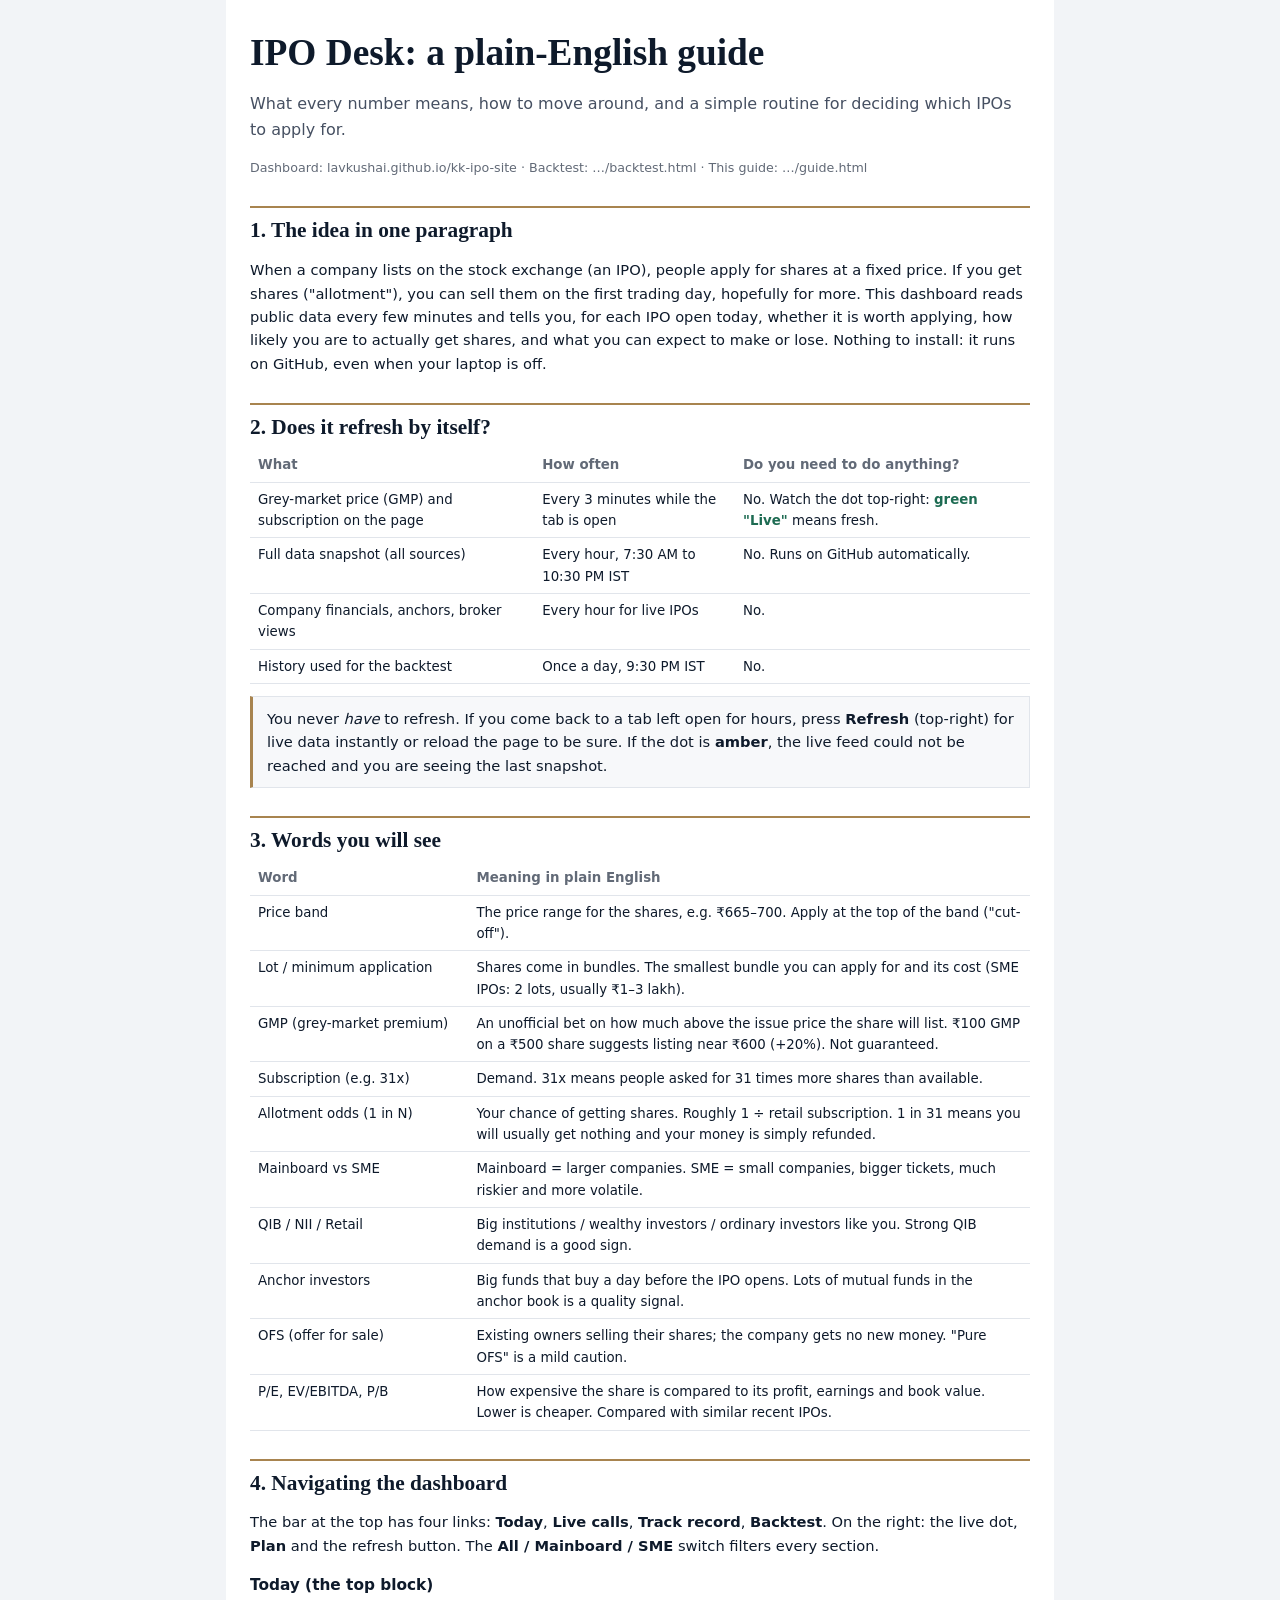
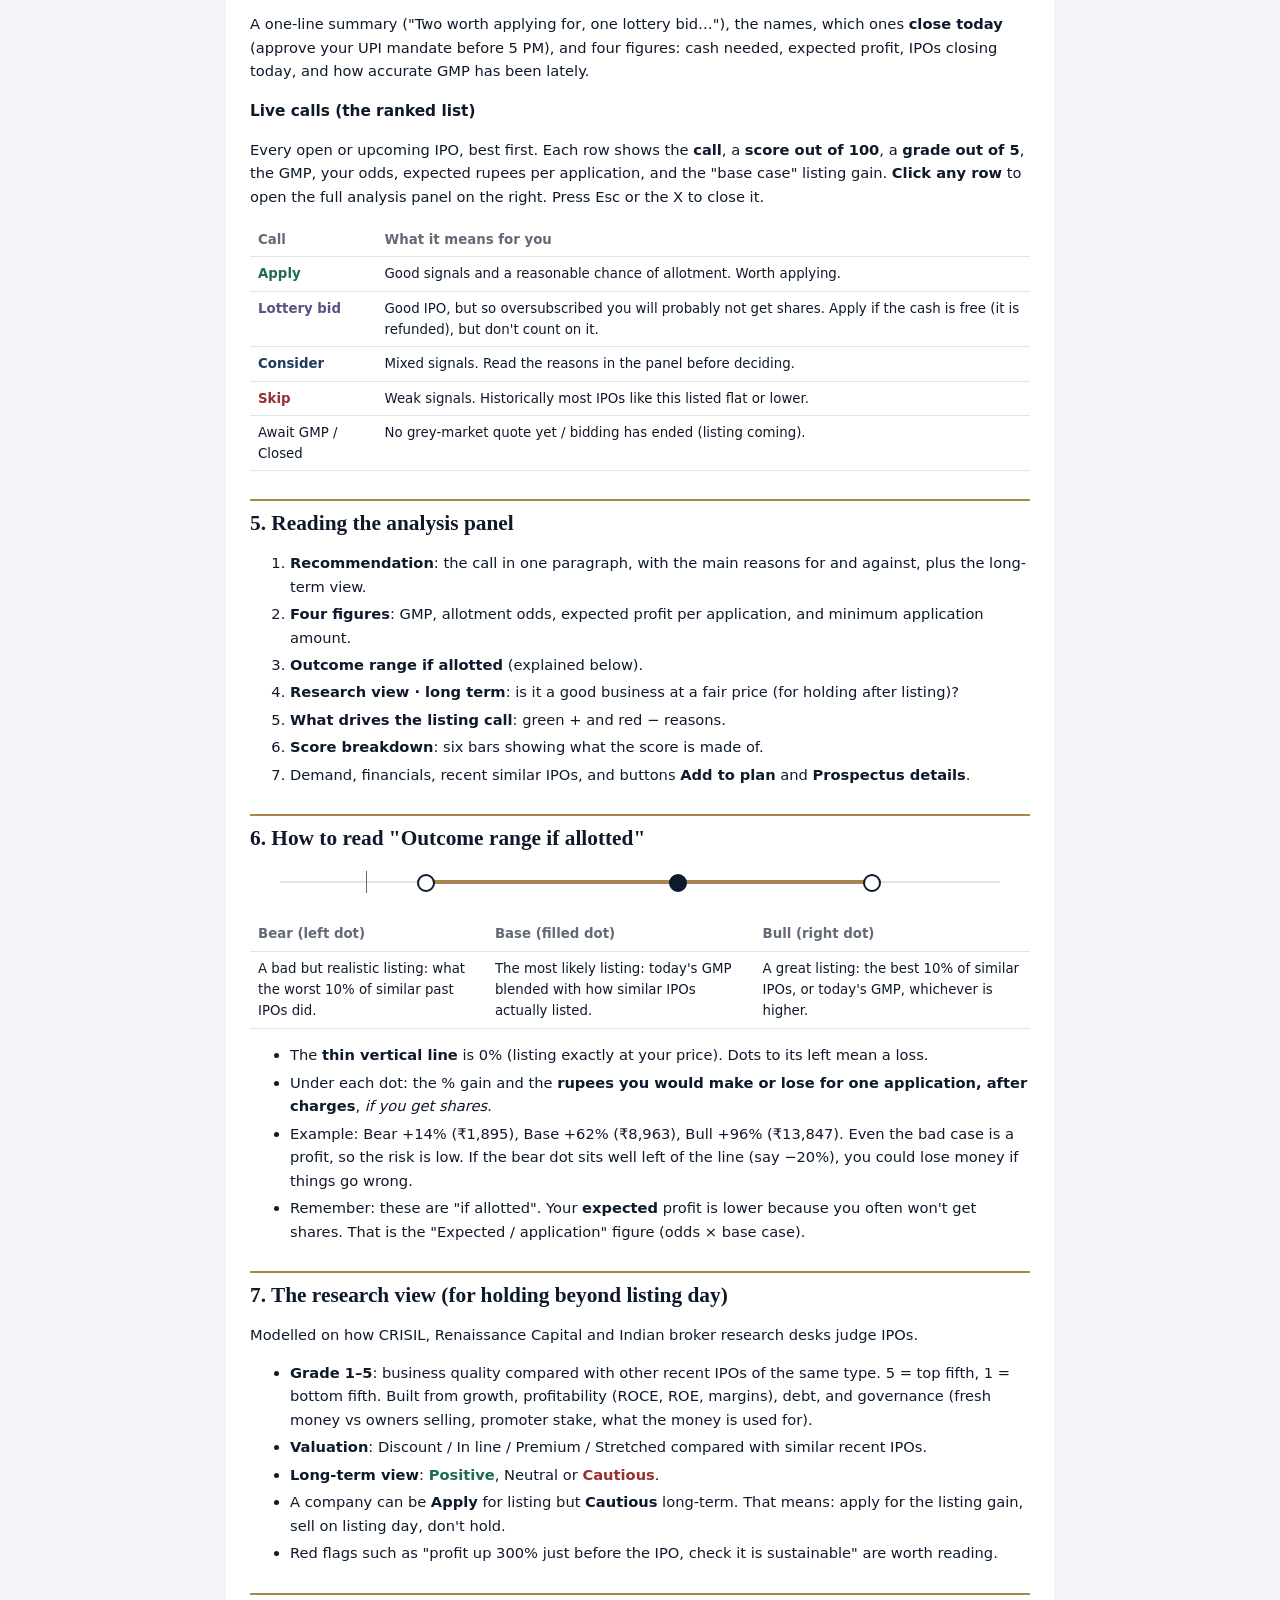
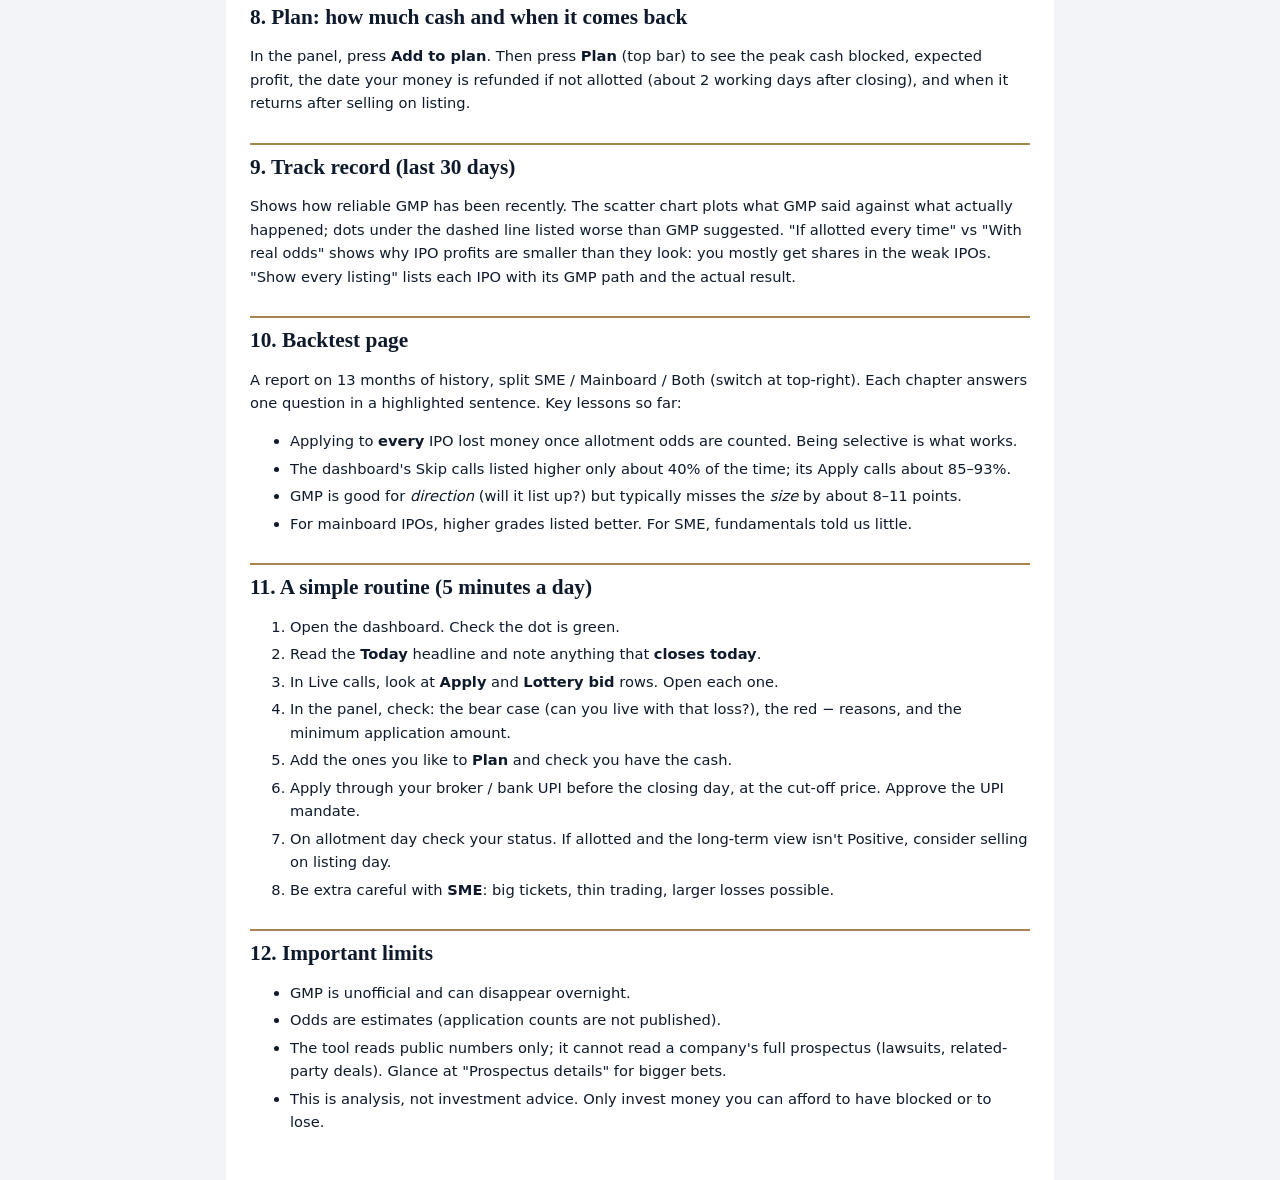
<file: guide.html>
<!doctype html>
<html lang="en"><head><meta charset="utf-8"><meta name="viewport" content="width=device-width,initial-scale=1">
<title>IPO Desk · Plain-English Guide</title>
<style>
@page{size:A4;margin:18mm 16mm}
body{font:11pt/1.6 "Segoe UI",Inter,system-ui,sans-serif;color:#0E1A2B;background:#F2F4F7;margin:0}
.w{max-width:780px;margin:0 auto;padding:32px 24px;background:#fff}
@media print{body{background:#fff}.w{padding:0}}
h1{font:600 28pt/1.15 Georgia,serif;margin:0 0 6px}
h2{font:600 16pt Georgia,serif;margin:28px 0 8px;padding-top:10px;border-top:2px solid #A8844F;page-break-after:avoid}
h3{font-size:11.5pt;margin:16px 0 4px}
.sub{color:#465062;font-size:12pt}
.box{border:1px solid #E1E5EB;border-left:3px solid #A8844F;background:#F7F8FA;padding:10px 14px;margin:12px 0;page-break-inside:avoid}
table{border-collapse:collapse;width:100%;margin:8px 0;font-size:10pt;page-break-inside:avoid}
th,td{border-bottom:1px solid #E1E5EB;padding:6px 8px;text-align:left;vertical-align:top}
th{color:#626A77;font-weight:600}
.g{color:#1D6B52;font-weight:600}.r{color:#9A2F2F;font-weight:600}.b{color:#1F3A5F;font-weight:600}.p{color:#5B5283;font-weight:600}
.range{position:relative;height:46px;margin:10px 30px}
.range .t{position:absolute;left:0;right:0;top:20px;height:2px;background:#E1E5EB}
.range .s{position:absolute;top:19px;height:4px;background:#A8844F;left:20%;width:62%}
.range .z{position:absolute;left:12%;top:10px;width:1px;height:22px;background:#626A77}
.range .d{position:absolute;top:13px;width:14px;height:14px;margin-left:-7px;border-radius:50%;border:2px solid #0E1A2B;background:#fff}
ol li,ul li{margin:4px 0}
.small{font-size:9.5pt;color:#626A77}
</style></head><body><div class="w">

<h1>IPO Desk: a plain-English guide</h1>
<p class="sub">What every number means, how to move around, and a simple routine for deciding which IPOs to apply for.</p>
<p class="small">Dashboard: lavkushai.github.io/kk-ipo-site · Backtest: …/backtest.html · This guide: …/guide.html</p>

<h2>1. The idea in one paragraph</h2>
<p>When a company lists on the stock exchange (an IPO), people apply for shares at a fixed price. If you get shares ("allotment"), you can sell them on the first trading day, hopefully for more. This dashboard reads public data every few minutes and tells you, for each IPO open today, whether it is worth applying, how likely you are to actually get shares, and what you can expect to make or lose. Nothing to install: it runs on GitHub, even when your laptop is off.</p>

<h2>2. Does it refresh by itself?</h2>
<table><tr><th>What</th><th>How often</th><th>Do you need to do anything?</th></tr>
<tr><td>Grey-market price (GMP) and subscription on the page</td><td>Every 3 minutes while the tab is open</td><td>No. Watch the dot top-right: <span class="g">green "Live"</span> means fresh.</td></tr>
<tr><td>Full data snapshot (all sources)</td><td>Every hour, 7:30 AM to 10:30 PM IST</td><td>No. Runs on GitHub automatically.</td></tr>
<tr><td>Company financials, anchors, broker views</td><td>Every hour for live IPOs</td><td>No.</td></tr>
<tr><td>History used for the backtest</td><td>Once a day, 9:30 PM IST</td><td>No.</td></tr>
</table>
<div class="box">You never <i>have</i> to refresh. If you come back to a tab left open for hours, press <b>Refresh</b> (top-right) for live data instantly or reload the page to be sure. If the dot is <b>amber</b>, the live feed could not be reached and you are seeing the last snapshot.</div>

<h2>3. Words you will see</h2>
<table>
<tr><th style="width:28%">Word</th><th>Meaning in plain English</th></tr>
<tr><td>Price band</td><td>The price range for the shares, e.g. ₹665–700. Apply at the top of the band ("cut-off").</td></tr>
<tr><td>Lot / minimum application</td><td>Shares come in bundles. The smallest bundle you can apply for and its cost (SME IPOs: 2 lots, usually ₹1–3 lakh).</td></tr>
<tr><td>GMP (grey-market premium)</td><td>An unofficial bet on how much above the issue price the share will list. ₹100 GMP on a ₹500 share suggests listing near ₹600 (+20%). Not guaranteed.</td></tr>
<tr><td>Subscription (e.g. 31x)</td><td>Demand. 31x means people asked for 31 times more shares than available.</td></tr>
<tr><td>Allotment odds (1 in N)</td><td>Your chance of getting shares. Roughly 1 ÷ retail subscription. 1 in 31 means you will usually get nothing and your money is simply refunded.</td></tr>
<tr><td>Mainboard vs SME</td><td>Mainboard = larger companies. SME = small companies, bigger tickets, much riskier and more volatile.</td></tr>
<tr><td>QIB / NII / Retail</td><td>Big institutions / wealthy investors / ordinary investors like you. Strong QIB demand is a good sign.</td></tr>
<tr><td>Anchor investors</td><td>Big funds that buy a day before the IPO opens. Lots of mutual funds in the anchor book is a quality signal.</td></tr>
<tr><td>OFS (offer for sale)</td><td>Existing owners selling their shares; the company gets no new money. "Pure OFS" is a mild caution.</td></tr>
<tr><td>P/E, EV/EBITDA, P/B</td><td>How expensive the share is compared to its profit, earnings and book value. Lower is cheaper. Compared with similar recent IPOs.</td></tr>
</table>

<h2>4. Navigating the dashboard</h2>
<p>The bar at the top has four links: <b>Today</b>, <b>Live calls</b>, <b>Track record</b>, <b>Backtest</b>. On the right: the live dot, <b>Plan</b> and the refresh button. The <b>All / Mainboard / SME</b> switch filters every section.</p>
<h3>Today (the top block)</h3>
<p>A one-line summary ("Two worth applying for, one lottery bid…"), the names, which ones <b>close today</b> (approve your UPI mandate before 5 PM), and four figures: cash needed, expected profit, IPOs closing today, and how accurate GMP has been lately.</p>
<h3>Live calls (the ranked list)</h3>
<p>Every open or upcoming IPO, best first. Each row shows the <b>call</b>, a <b>score out of 100</b>, a <b>grade out of 5</b>, the GMP, your odds, expected rupees per application, and the "base case" listing gain. <b>Click any row</b> to open the full analysis panel on the right. Press Esc or the X to close it.</p>
<table>
<tr><th>Call</th><th>What it means for you</th></tr>
<tr><td class="g">Apply</td><td>Good signals and a reasonable chance of allotment. Worth applying.</td></tr>
<tr><td class="p">Lottery bid</td><td>Good IPO, but so oversubscribed you will probably not get shares. Apply if the cash is free (it is refunded), but don't count on it.</td></tr>
<tr><td class="b">Consider</td><td>Mixed signals. Read the reasons in the panel before deciding.</td></tr>
<tr><td class="r">Skip</td><td>Weak signals. Historically most IPOs like this listed flat or lower.</td></tr>
<tr><td>Await GMP / Closed</td><td>No grey-market quote yet / bidding has ended (listing coming).</td></tr>
</table>

<h2>5. Reading the analysis panel</h2>
<ol>
<li><b>Recommendation</b>: the call in one paragraph, with the main reasons for and against, plus the long-term view.</li>
<li><b>Four figures</b>: GMP, allotment odds, expected profit per application, and minimum application amount.</li>
<li><b>Outcome range if allotted</b> (explained below).</li>
<li><b>Research view · long term</b>: is it a good business at a fair price (for holding after listing)?</li>
<li><b>What drives the listing call</b>: green + and red − reasons.</li>
<li><b>Score breakdown</b>: six bars showing what the score is made of.</li>
<li>Demand, financials, recent similar IPOs, and buttons <b>Add to plan</b> and <b>Prospectus details</b>.</li>
</ol>

<h2>6. How to read "Outcome range if allotted"</h2>
<div class="range"><div class="t"></div><div class="z"></div><div class="s"></div><div class="d" style="left:20%"></div><div class="d" style="left:55%;background:#0E1A2B"></div><div class="d" style="left:82%"></div></div>
<table><tr><th>Bear (left dot)</th><th>Base (filled dot)</th><th>Bull (right dot)</th></tr>
<tr><td>A bad but realistic listing: what the worst 10% of similar past IPOs did.</td><td>The most likely listing: today's GMP blended with how similar IPOs actually listed.</td><td>A great listing: the best 10% of similar IPOs, or today's GMP, whichever is higher.</td></tr></table>
<ul>
<li>The <b>thin vertical line</b> is 0% (listing exactly at your price). Dots to its left mean a loss.</li>
<li>Under each dot: the % gain and the <b>rupees you would make or lose for one application, after charges</b>, <i>if you get shares</i>.</li>
<li>Example: Bear +14% (₹1,895), Base +62% (₹8,963), Bull +96% (₹13,847). Even the bad case is a profit, so the risk is low. If the bear dot sits well left of the line (say −20%), you could lose money if things go wrong.</li>
<li>Remember: these are "if allotted". Your <b>expected</b> profit is lower because you often won't get shares. That is the "Expected / application" figure (odds × base case).</li>
</ul>

<h2>7. The research view (for holding beyond listing day)</h2>
<p>Modelled on how CRISIL, Renaissance Capital and Indian broker research desks judge IPOs.</p>
<ul>
<li><b>Grade 1–5</b>: business quality compared with other recent IPOs of the same type. 5 = top fifth, 1 = bottom fifth. Built from growth, profitability (ROCE, ROE, margins), debt, and governance (fresh money vs owners selling, promoter stake, what the money is used for).</li>
<li><b>Valuation</b>: Discount / In line / Premium / Stretched compared with similar recent IPOs.</li>
<li><b>Long-term view</b>: <span class="g">Positive</span>, Neutral or <span class="r">Cautious</span>.</li>
<li>A company can be <b>Apply</b> for listing but <b>Cautious</b> long-term. That means: apply for the listing gain, sell on listing day, don't hold.</li>
<li>Red flags such as "profit up 300% just before the IPO, check it is sustainable" are worth reading.</li>
</ul>

<h2>8. Plan: how much cash and when it comes back</h2>
<p>In the panel, press <b>Add to plan</b>. Then press <b>Plan</b> (top bar) to see the peak cash blocked, expected profit, the date your money is refunded if not allotted (about 2 working days after closing), and when it returns after selling on listing.</p>

<h2>9. Track record (last 30 days)</h2>
<p>Shows how reliable GMP has been recently. The scatter chart plots what GMP said against what actually happened; dots under the dashed line listed worse than GMP suggested. "If allotted every time" vs "With real odds" shows why IPO profits are smaller than they look: you mostly get shares in the weak IPOs. "Show every listing" lists each IPO with its GMP path and the actual result.</p>

<h2>10. Backtest page</h2>
<p>A report on 13 months of history, split SME / Mainboard / Both (switch at top-right). Each chapter answers one question in a highlighted sentence. Key lessons so far:</p>
<ul>
<li>Applying to <b>every</b> IPO lost money once allotment odds are counted. Being selective is what works.</li>
<li>The dashboard's Skip calls listed higher only about 40% of the time; its Apply calls about 85–93%.</li>
<li>GMP is good for <i>direction</i> (will it list up?) but typically misses the <i>size</i> by about 8–11 points.</li>
<li>For mainboard IPOs, higher grades listed better. For SME, fundamentals told us little.</li>
</ul>

<h2>11. A simple routine (5 minutes a day)</h2>
<ol>
<li>Open the dashboard. Check the dot is green.</li>
<li>Read the <b>Today</b> headline and note anything that <b>closes today</b>.</li>
<li>In Live calls, look at <b>Apply</b> and <b>Lottery bid</b> rows. Open each one.</li>
<li>In the panel, check: the bear case (can you live with that loss?), the red − reasons, and the minimum application amount.</li>
<li>Add the ones you like to <b>Plan</b> and check you have the cash.</li>
<li>Apply through your broker / bank UPI before the closing day, at the cut-off price. Approve the UPI mandate.</li>
<li>On allotment day check your status. If allotted and the long-term view isn't Positive, consider selling on listing day.</li>
<li>Be extra careful with <b>SME</b>: big tickets, thin trading, larger losses possible.</li>
</ol>

<h2>12. Important limits</h2>
<ul>
<li>GMP is unofficial and can disappear overnight.</li>
<li>Odds are estimates (application counts are not published).</li>
<li>The tool reads public numbers only; it cannot read a company's full prospectus (lawsuits, related-party deals). Glance at "Prospectus details" for bigger bets.</li>
<li>This is analysis, not investment advice. Only invest money you can afford to have blocked or to lose.</li>
</ul>
</div></body></html>
</file>
<file: ui.css>
/* IPO Desk design system: shared by index.html and backtest.html.
   Swiss-minimal structure, private-bank palette. Hairlines over boxes, one accent, tabular figures. */

:root{
  --bg:#F2F4F7; --surface:#FFFFFF; --surface-2:#F7F8FA; --line:#E1E5EB; --line-2:#CBD2DB;
  --ink:#0E1A2B; --ink-2:#465062; --ink-3:#626A77;
  --brand:#0E1A2B; --on-brand:#F7F4EC;
  --gold:#A8844F; --gold-ink:#7A5E34; --gold-soft:#F5F0E6;
  --good:#1D6B52; --good-soft:#E6F1EB; --bad:#9A2F2F; --bad-soft:#F6E7E5;
  --info:#1F3A5F; --info-soft:#E8EDF4; --plum:#5B5283; --plum-soft:#EEECF4; --warn:#8C6A1E;
  --elev:0 24px 64px -28px rgba(14,26,43,.45);
  --r:10px; --r-sm:7px;
  --serif:"Source Serif 4",Georgia,"Times New Roman",serif;
  --sans:Inter,ui-sans-serif,system-ui,-apple-system,"Segoe UI",sans-serif;
  --ease:cubic-bezier(.2,.7,.2,1);
}
@media (prefers-color-scheme:dark){:root{
  --bg:#0A111C; --surface:#0F1826; --surface-2:#121D2E; --line:#1F2B3E; --line-2:#2B3A52;
  --ink:#EDF0F4; --ink-2:#B3BCC9; --ink-3:#7E899B;
  --brand:#EDF0F4; --on-brand:#0A111C;
  --gold:#C9A66B; --gold-ink:#D9BD8A; --gold-soft:#231F15;
  --good:#5CBF95; --good-soft:#0F241B; --bad:#E2908B; --bad-soft:#2C1717;
  --info:#93B4E8; --info-soft:#132036; --plum:#B4AADF; --plum-soft:#1E1B30; --warn:#D9B45E;
  --elev:0 24px 64px -24px rgba(0,0,0,.8);
}}

*{box-sizing:border-box}
html{-webkit-text-size-adjust:100%;scroll-behavior:smooth;scroll-padding-top:84px}
@media (prefers-reduced-motion:reduce){html{scroll-behavior:auto}*{transition:none!important;animation:none!important}}
body{margin:0;background:var(--bg);color:var(--ink);font:400 15px/1.6 var(--sans);-webkit-font-smoothing:antialiased;font-feature-settings:"cv11" 1}
a{color:inherit}
button{font:inherit;color:inherit;cursor:pointer}
:focus-visible{outline:2px solid var(--gold);outline-offset:2px;border-radius:4px}
.num{font-variant-numeric:tabular-nums lining-nums}
.muted{color:var(--ink-3)} .soft{color:var(--ink-2)}
.pos{color:var(--good)} .neg{color:var(--bad)}
.sr{position:absolute;width:1px;height:1px;overflow:hidden;clip:rect(0 0 0 0);white-space:nowrap}
svg.i{width:16px;height:16px;flex:none;stroke:currentColor;fill:none;stroke-width:1.75;stroke-linecap:round;stroke-linejoin:round;vertical-align:-3px}

/* ---------- app bar ---------- */
.appbar{position:sticky;top:0;z-index:40;background:color-mix(in srgb,var(--bg) 86%,transparent);backdrop-filter:saturate(1.4) blur(10px);-webkit-backdrop-filter:saturate(1.4) blur(10px);border-bottom:1px solid var(--line)}
.appbar .in{max-width:1240px;margin:0 auto;padding:0 28px;height:64px;display:flex;align-items:center;gap:28px}
.brand{display:flex;align-items:center;gap:10px;text-decoration:none;flex:none}
.mark{width:30px;height:30px;border-radius:7px;background:var(--brand);color:var(--on-brand);display:grid;place-items:center;font:600 14px/1 var(--serif);letter-spacing:.02em;position:relative}
.mark::after{content:"";position:absolute;left:7px;right:7px;bottom:6px;height:1.5px;background:var(--gold)}
.brand b{font:600 17px/1 var(--serif);letter-spacing:.01em}
.nav{display:flex;gap:4px;height:100%}
.nav a{display:flex;align-items:center;padding:0 12px;text-decoration:none;font-size:14px;font-weight:500;color:var(--ink-2);border-bottom:2px solid transparent;margin-bottom:-1px;transition:color .2s var(--ease),border-color .2s var(--ease)}
.nav a:hover{color:var(--ink)}
.nav a[aria-current="page"],.nav a.on{color:var(--ink);border-bottom-color:var(--gold)}
.bar-end{margin-left:auto;display:flex;align-items:center;gap:14px}
.status{display:flex;align-items:center;gap:7px;font-size:12.5px;color:var(--ink-3);white-space:nowrap}
.status .dot{width:7px;height:7px;border-radius:50%;background:var(--ink-3)}
.status .dot.live{background:var(--good);box-shadow:0 0 0 3px var(--good-soft)}
.status .dot.warn{background:var(--warn)}
.icon-btn{width:36px;height:36px;border-radius:8px;border:1px solid var(--line);background:var(--surface);display:grid;place-items:center;color:var(--ink-2);transition:border-color .2s,color .2s}
.icon-btn:hover{border-color:var(--line-2);color:var(--ink)}
.icon-btn[aria-busy=true] svg{animation:spin 1s linear infinite}
@keyframes spin{to{transform:rotate(360deg)}}
.plan-pill{display:flex;align-items:center;gap:8px;height:36px;padding:0 12px;border-radius:8px;border:1px solid var(--line);background:var(--surface);font-size:13px;font-weight:500;color:var(--ink-2)}
.plan-pill b{color:var(--ink);font-weight:600}
@media (max-width:860px){.appbar .in{gap:14px;padding:0 16px}.nav{display:none}.status span.t{display:none}}
.page>*,.section>*{min-width:0}

/* ---------- layout ---------- */
.page{max-width:1240px;margin:0 auto;padding:40px 28px 96px}
@media (max-width:640px){.page{padding:28px 16px 72px}}
.eyebrow{font-size:12.5px;font-weight:500;color:var(--gold-ink);letter-spacing:.02em}
.display{font:500 clamp(30px,4.2vw,46px)/1.12 var(--serif);letter-spacing:-.015em;margin:10px 0 0;max-width:22ch}
.lede{font-size:16.5px;line-height:1.6;color:var(--ink-2);max-width:62ch;margin:14px 0 0}
h2.sec{font:500 26px/1.2 var(--serif);letter-spacing:-.01em;margin:0}
h3.sub{font:600 13px/1.4 var(--sans);margin:0;color:var(--ink)}
.section{margin-top:72px}
.section-head{display:flex;align-items:flex-end;justify-content:space-between;gap:24px;flex-wrap:wrap;margin-bottom:20px;padding-bottom:14px;border-bottom:1px solid var(--line)}
.section-head p{margin:6px 0 0;color:var(--ink-2);max-width:66ch;font-size:14.5px}
.kicker{font-size:12px;font-weight:600;letter-spacing:.08em;text-transform:uppercase;color:var(--ink-3)}

/* key figures strip: hairline separated, no boxes */
.figures{display:grid;grid-template-columns:repeat(4,1fr);border-top:1px solid var(--line);border-bottom:1px solid var(--line);margin-top:36px}
.figures>div{padding:20px 24px 20px 0}
.figures>div+div{padding-left:24px;border-left:1px solid var(--line)}
.figures .l{font-size:12.5px;color:var(--ink-3);font-weight:500}
.figures .v{font:500 30px/1.15 var(--serif);margin-top:6px;letter-spacing:-.01em}
.figures .h{font-size:12.5px;color:var(--ink-2);margin-top:4px}
@media (max-width:860px){.figures{grid-template-columns:1fr 1fr}.figures>div:nth-child(3){border-left:0;padding-left:0}.figures>div:nth-child(n+3){border-top:1px solid var(--line)}}

/* segmented control */
.seg{display:inline-flex;padding:3px;border-radius:9px;background:var(--surface);border:1px solid var(--line)}
.seg button{border:0;background:none;padding:6px 14px;border-radius:6px;font-size:13px;font-weight:500;color:var(--ink-2);transition:background .2s,color .2s}
.seg button[aria-pressed="true"]{background:var(--brand);color:var(--on-brand)}
.seg button .c{opacity:.6;margin-left:6px;font-size:12px}

/* verdict tags: quiet text + mark, not loud pills */
.tag{display:inline-flex;align-items:center;gap:7px;font-size:12.5px;font-weight:600;white-space:nowrap}
.tag::before{content:"";width:8px;height:8px;border-radius:2px;background:currentColor}
.t-APPLY{color:var(--good)} .t-LOTTERY{color:var(--plum)} .t-CONSIDER{color:var(--info)} .t-SKIP{color:var(--bad)} .t-WAIT,.t-CLOSED{color:var(--ink-3)}
.chip{display:inline-flex;align-items:center;font-size:11.5px;font-weight:500;color:var(--ink-2);border:1px solid var(--line);border-radius:999px;padding:1px 8px;white-space:nowrap}
.chip.sme{color:var(--plum);border-color:color-mix(in srgb,var(--plum) 35%,transparent)}

/* surfaces */
.surface{background:var(--surface);border:1px solid var(--line);border-radius:var(--r)}
.pad{padding:22px 24px}
.grid-2{display:grid;grid-template-columns:1fr 1fr;gap:20px}
.grid-2>*{min-width:0}
@media (max-width:900px){.grid-2{grid-template-columns:1fr}}

/* tables */
.tbl{width:100%;border-collapse:collapse;font-size:13.5px}
.tbl th{font-size:12px;font-weight:500;color:var(--ink-3);text-align:right;padding:10px 12px;border-bottom:1px solid var(--line);white-space:nowrap}
.tbl td{padding:12px;border-bottom:1px solid var(--line);text-align:right;white-space:nowrap}
.tbl th:first-child,.tbl td:first-child{text-align:left;padding-left:0}
.tbl th:last-child,.tbl td:last-child{padding-right:0}
.tbl tr:last-child td{border-bottom:0}
.tbl tbody tr.click{cursor:pointer;transition:background .15s}
.tbl tbody tr.click:hover{background:var(--surface-2)}
.tbl tbody tr.sel{background:var(--gold-soft)}
.scroll-x{overflow-x:auto;-webkit-overflow-scrolling:touch}

/* meters */
.meter{height:4px;border-radius:4px;background:var(--line);overflow:hidden}
.meter i{display:block;height:100%;border-radius:4px;background:var(--ink)}
.dbar{position:relative;height:6px;border-radius:3px;background:var(--line)}
.dbar i{position:absolute;top:0;bottom:0;border-radius:3px}
.dbar::after{content:"";position:absolute;left:50%;top:-4px;bottom:-4px;width:1px;background:var(--ink-3);opacity:.45}

/* call-outs */
.answer{font:400 19px/1.5 var(--serif);color:var(--ink);margin:0 0 22px;padding-left:18px;border-left:2px solid var(--gold);max-width:72ch}
.answer b{font-weight:600}
.note{font-size:12.5px;color:var(--ink-3);margin:12px 0 0}

/* buttons */
.btn{display:inline-flex;align-items:center;gap:8px;height:36px;padding:0 14px;border-radius:8px;border:1px solid var(--line-2);background:var(--surface);font-size:13.5px;font-weight:500;text-decoration:none;color:var(--ink);transition:border-color .2s,background .2s}
.btn:hover{border-color:var(--ink-3)}
.btn.primary{background:var(--brand);color:var(--on-brand);border-color:var(--brand)}

/* drawer */
.scrim{position:fixed;inset:0;background:rgba(10,17,28,.36);opacity:0;pointer-events:none;transition:opacity .25s var(--ease);z-index:60}
.drawer{position:fixed;top:0;right:0;bottom:0;width:min(560px,100%);background:var(--surface);border-left:1px solid var(--line);box-shadow:var(--elev);transform:translateX(102%);transition:transform .32s var(--ease);z-index:70;display:flex;flex-direction:column}
.open .scrim{opacity:1;pointer-events:auto}
.open .drawer{transform:none}
.drawer-head{display:flex;align-items:flex-start;gap:12px;padding:22px 24px 16px;border-bottom:1px solid var(--line)}
.drawer-body{overflow-y:auto;padding:20px 24px 40px;flex:1}
.drawer h3.dt{font:500 24px/1.2 var(--serif);margin:6px 0 0}

/* footer */
.foot{margin-top:88px;padding-top:22px;border-top:1px solid var(--line);font-size:12.5px;color:var(--ink-3);display:grid;grid-template-columns:2fr 1fr;gap:24px}
.foot a{color:var(--ink-2)}
@media (max-width:760px){.foot{grid-template-columns:1fr}}
</file>
